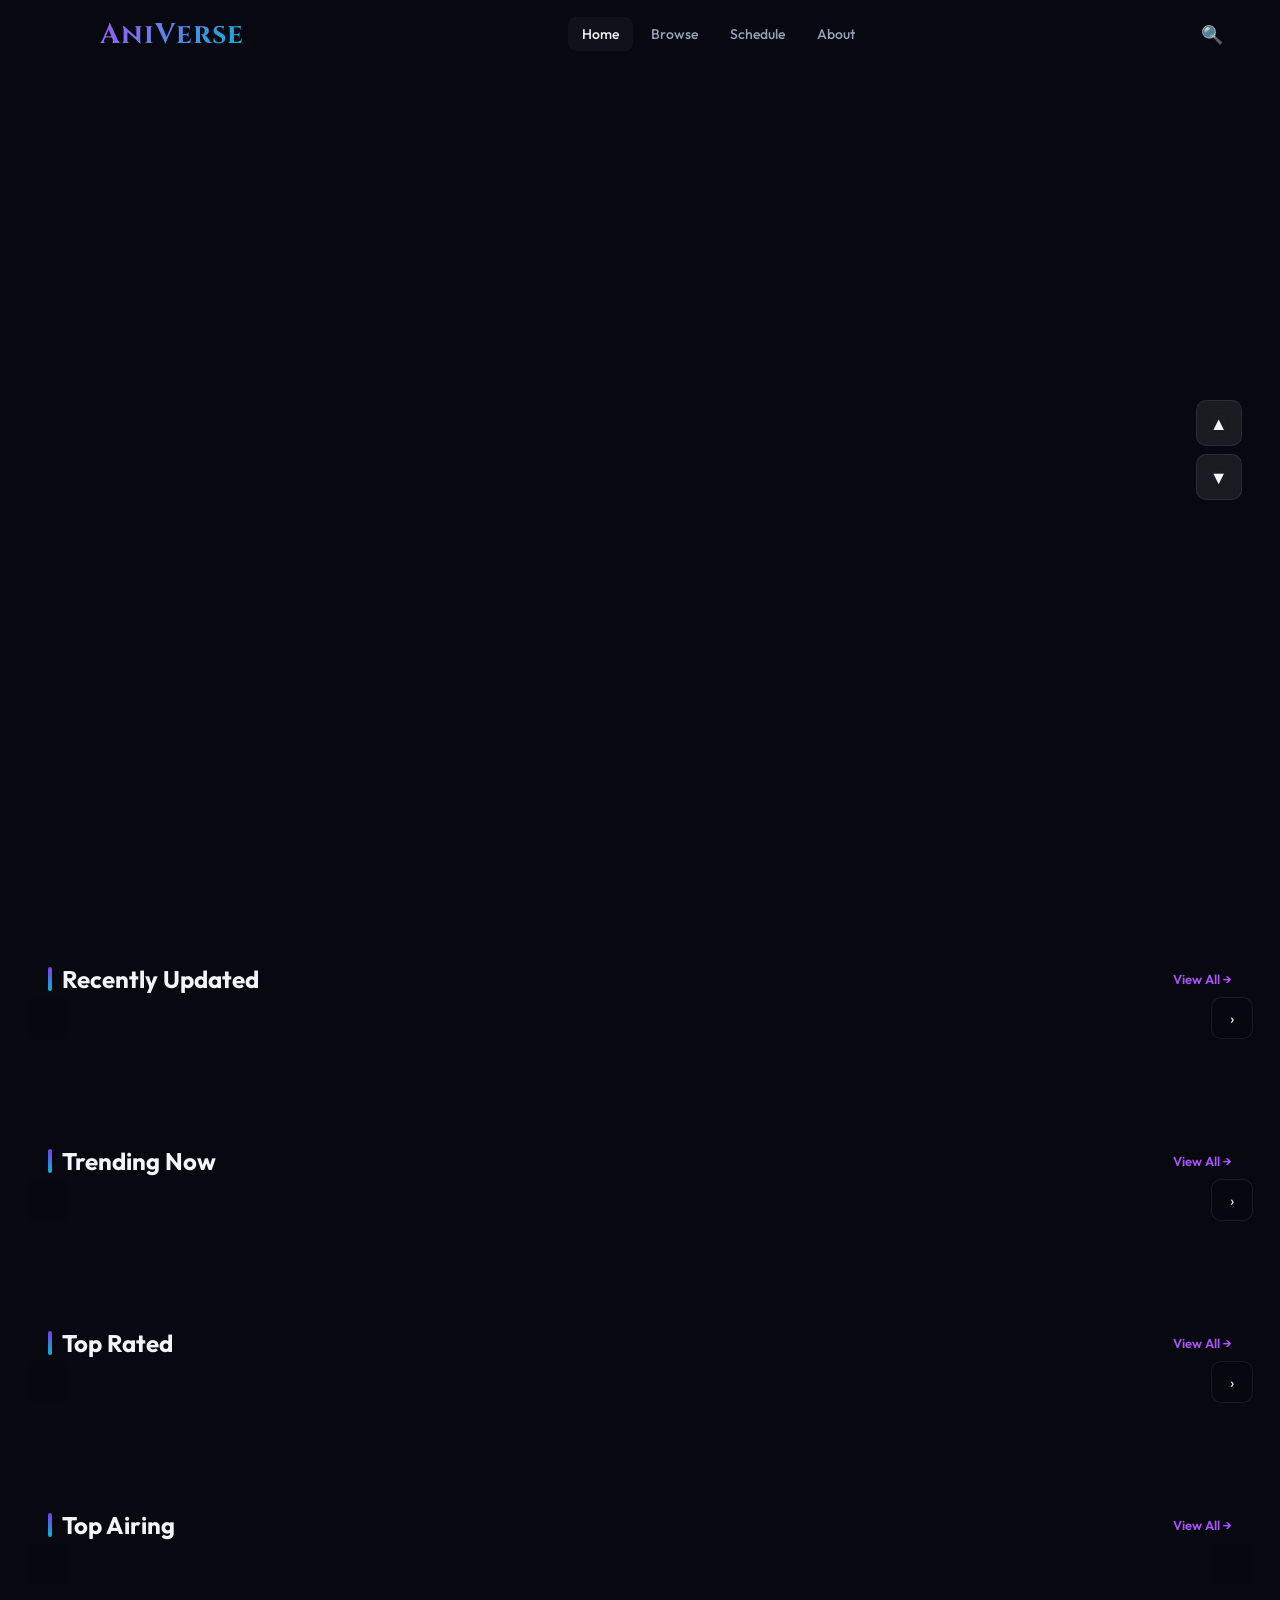
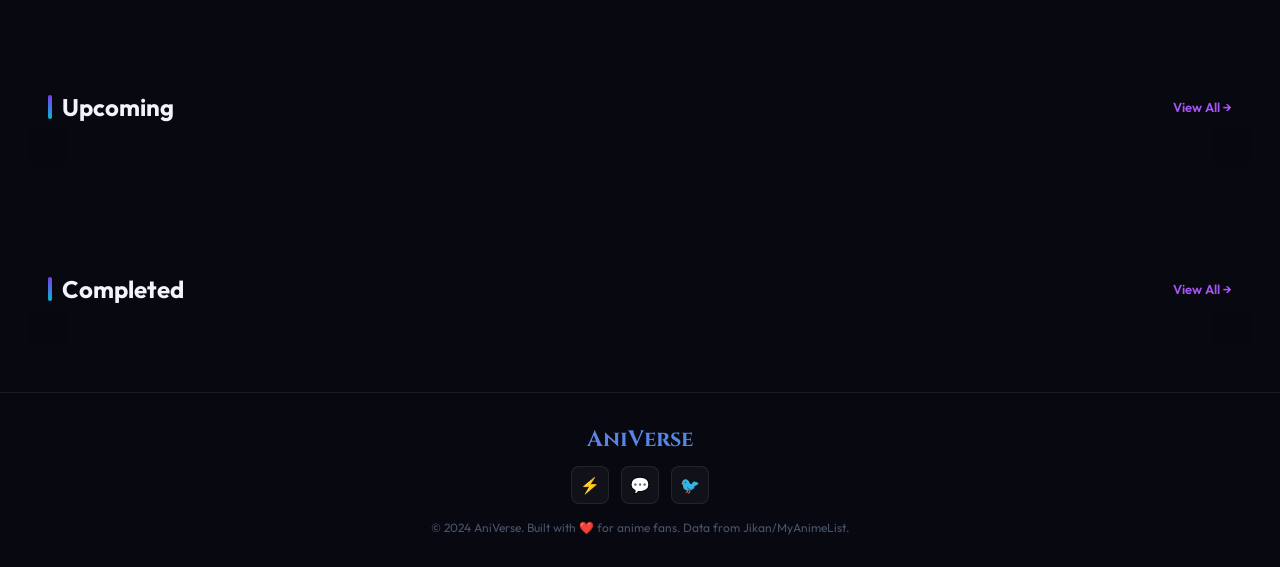
<file: index.html>
<!DOCTYPE html>
<html lang="en">
<head>
<meta charset="UTF-8">
<meta name="viewport" content="width=device-width, initial-scale=1.0">
<title>AniVerse - Watch Anime Online Free</title>
<meta name="description" content="Watch anime online free in HD. Stream the latest anime episodes with sub and dub options.">
<meta property="og:title" content="AniVerse - Watch Anime Online Free">
<meta property="og:description" content="Watch anime online free in HD. Stream the latest anime episodes.">
<meta property="og:type" content="website">
<link rel="preconnect" href="https://fonts.googleapis.com">
<link href="https://fonts.googleapis.com/css2?family=Outfit:wght@300;400;500;600;700;800;900&family=Cinzel:wght@400;700&display=swap" rel="stylesheet">
<style>
/* ===== CSS VARIABLES ===== */
:root {
  --bg-primary: #080810;
  --bg-secondary: #0d0d1a;
  --bg-card: rgba(255,255,255,0.04);
  --bg-card-hover: rgba(255,255,255,0.08);
  --accent: #7c3aed;
  --accent-bright: #a855f7;
  --accent-glow: rgba(124,58,237,0.4);
  --accent-2: #06b6d4;
  --text-primary: #f1f5f9;
  --text-secondary: #94a3b8;
  --text-muted: #475569;
  --border: rgba(255,255,255,0.08);
  --border-accent: rgba(124,58,237,0.3);
  --radius: 12px;
  --radius-lg: 20px;
  --shadow-card: 0 8px 32px rgba(0,0,0,0.4);
  --shadow-glow: 0 0 30px rgba(124,58,237,0.3);
  --header-h: 68px;
  --transition: 0.3s cubic-bezier(0.4,0,0.2,1);
}

/* ===== RESET ===== */
*,*::before,*::after{box-sizing:border-box;margin:0;padding:0}
html{scroll-behavior:smooth;overflow-x:hidden}
body{font-family:'Outfit',sans-serif;background:var(--bg-primary);color:var(--text-primary);overflow-x:hidden;min-height:100vh}
img{max-width:100%;display:block}
a{text-decoration:none;color:inherit}
button{cursor:pointer;border:none;background:none;font-family:inherit}
ul{list-style:none}

/* ===== SCROLLBAR ===== */
::-webkit-scrollbar{width:6px;height:6px}
::-webkit-scrollbar-track{background:var(--bg-secondary)}
::-webkit-scrollbar-thumb{background:var(--accent);border-radius:3px}

/* ===== SKELETON ===== */
.skeleton{background:linear-gradient(90deg,rgba(255,255,255,0.05) 25%,rgba(255,255,255,0.1) 50%,rgba(255,255,255,0.05) 75%);background-size:200% 100%;animation:shimmer 1.5s infinite;border-radius:var(--radius)}
@keyframes shimmer{0%{background-position:200% 0}100%{background-position:-200% 0}}

/* ===== HEADER ===== */
#header{position:fixed;top:0;left:0;right:0;height:var(--header-h);z-index:1000;display:flex;align-items:center;padding:0 clamp(16px,4vw,48px);gap:16px;transition:background var(--transition),backdrop-filter var(--transition)}
#header.scrolled{background:rgba(8,8,16,0.95);backdrop-filter:blur(20px);border-bottom:1px solid var(--border)}
.header-left{display:flex;align-items:center;gap:12px}
.hamburger{width:40px;height:40px;display:flex;flex-direction:column;justify-content:center;gap:5px;padding:8px;border-radius:8px;transition:background var(--transition)}
.hamburger:hover{background:var(--bg-card)}
.hamburger span{display:block;height:2px;background:var(--text-primary);border-radius:1px;transition:all var(--transition)}
.logo{font-family:'Cinzel',serif;font-size:clamp(20px,3vw,28px);font-weight:700;background:linear-gradient(135deg,#a855f7,#06b6d4);-webkit-background-clip:text;-webkit-text-fill-color:transparent;background-clip:text;letter-spacing:1px}
.header-center{flex:1;display:flex;justify-content:center}
.nav-links{display:flex;align-items:center;gap:4px}
.nav-links a{padding:8px 14px;border-radius:8px;font-size:14px;font-weight:500;color:var(--text-secondary);transition:all var(--transition)}
.nav-links a:hover,.nav-links a.active{color:var(--text-primary);background:var(--bg-card)}
.header-right{display:flex;align-items:center;gap:8px}
.icon-btn{width:40px;height:40px;display:flex;align-items:center;justify-content:center;border-radius:8px;color:var(--text-secondary);transition:all var(--transition);font-size:18px}
.icon-btn:hover{background:var(--bg-card);color:var(--text-primary)}

/* ===== SEARCH OVERLAY ===== */
#search-overlay{position:fixed;inset:0;z-index:2000;background:rgba(8,8,16,0.96);backdrop-filter:blur(20px);display:none;flex-direction:column;align-items:center;padding-top:80px}
#search-overlay.active{display:flex}
.search-box{width:min(680px,90vw);position:relative}
.search-box input{width:100%;padding:18px 56px 18px 56px;background:rgba(255,255,255,0.06);border:1.5px solid var(--border-accent);border-radius:14px;font-size:18px;color:var(--text-primary);font-family:'Outfit',sans-serif;outline:none;transition:border-color var(--transition)}
.search-box input:focus{border-color:var(--accent-bright)}
.search-box input::placeholder{color:var(--text-muted)}
.search-icon-inner{position:absolute;left:18px;top:50%;transform:translateY(-50%);color:var(--text-muted);font-size:20px}
.search-close{position:absolute;right:18px;top:50%;transform:translateY(-50%);color:var(--text-muted);font-size:20px;cursor:pointer;transition:color var(--transition)}
.search-close:hover{color:var(--text-primary)}
#search-results{width:min(680px,90vw);margin-top:12px;background:rgba(13,13,26,0.98);border:1px solid var(--border);border-radius:var(--radius);overflow:hidden;max-height:60vh;overflow-y:auto}
.search-item{display:flex;align-items:center;gap:12px;padding:12px 16px;cursor:pointer;transition:background var(--transition);border-bottom:1px solid var(--border)}
.search-item:hover{background:var(--bg-card)}
.search-item img{width:44px;height:62px;object-fit:cover;border-radius:6px;flex-shrink:0}
.search-item-info h4{font-size:14px;font-weight:600;margin-bottom:4px}
.search-item-info p{font-size:12px;color:var(--text-secondary)}

/* ===== SIDEBAR ===== */
#sidebar{position:fixed;top:0;left:0;height:100vh;width:260px;background:rgba(8,8,16,0.98);backdrop-filter:blur(20px);z-index:1500;transform:translateX(-100%);transition:transform var(--transition);border-right:1px solid var(--border);padding-top:var(--header-h)}
#sidebar.open{transform:translateX(0)}
#sidebar-overlay{position:fixed;inset:0;background:rgba(0,0,0,0.6);z-index:1400;display:none}
#sidebar-overlay.active{display:block}
.sidebar-nav{padding:24px 16px}
.sidebar-nav a{display:flex;align-items:center;gap:12px;padding:12px 16px;border-radius:10px;color:var(--text-secondary);font-weight:500;margin-bottom:4px;transition:all var(--transition)}
.sidebar-nav a:hover{background:var(--bg-card);color:var(--text-primary)}
.sidebar-nav a span{font-size:18px}

/* ===== HERO SLIDER ===== */
#hero{position:relative;width:100%;height:100vh;min-height:560px;max-height:900px;overflow:hidden;margin-top:0}
.hero-track{display:flex;height:100%;transition:transform 0.8s cubic-bezier(0.77,0,0.175,1)}
.hero-slide{position:relative;min-width:100%;height:100%;overflow:hidden;flex-shrink:0}
.hero-bg{position:absolute;inset:0;background-size:cover;background-position:center top;transition:transform 8s ease}
.hero-slide.active .hero-bg{transform:scale(1.05)}
.hero-overlay{position:absolute;inset:0;background:linear-gradient(90deg,rgba(8,8,16,0.95) 0%,rgba(8,8,16,0.6) 50%,transparent 100%),linear-gradient(0deg,rgba(8,8,16,0.9) 0%,transparent 50%)}
.hero-content{position:absolute;bottom:0;left:0;right:0;padding:clamp(24px,5vw,80px);padding-top:var(--header-h);display:flex;flex-direction:column;justify-content:flex-end;height:100%}
.hero-meta{display:flex;align-items:center;gap:10px;margin-bottom:16px;flex-wrap:wrap}
.hero-badge{padding:4px 12px;border-radius:100px;font-size:11px;font-weight:700;letter-spacing:0.5px;text-transform:uppercase}
.badge-score{background:linear-gradient(135deg,#f59e0b,#ef4444);color:#fff}
.badge-type{background:var(--accent);color:#fff}
.badge-ep{background:rgba(255,255,255,0.1);color:var(--text-secondary);border:1px solid var(--border)}
.hero-title{font-size:clamp(28px,5vw,72px);font-weight:800;line-height:1.1;margin-bottom:12px;max-width:700px;opacity:0;transform:translateY(30px);transition:all 0.6s ease 0.2s}
.hero-slide.active .hero-title{opacity:1;transform:translateY(0)}
.hero-genres{display:flex;gap:8px;flex-wrap:wrap;margin-bottom:16px;opacity:0;transition:opacity 0.6s ease 0.35s}
.hero-slide.active .hero-genres{opacity:1}
.genre-pill{padding:4px 12px;background:rgba(255,255,255,0.08);border:1px solid var(--border);border-radius:100px;font-size:12px;color:var(--text-secondary)}
.hero-synopsis{font-size:clamp(13px,1.5vw,15px);color:var(--text-secondary);max-width:560px;line-height:1.7;margin-bottom:28px;display:-webkit-box;-webkit-line-clamp:3;-webkit-box-orient:vertical;overflow:hidden;opacity:0;transform:translateY(20px);transition:all 0.6s ease 0.45s}
.hero-slide.active .hero-synopsis{opacity:1;transform:translateY(0)}
.hero-actions{display:flex;gap:12px;flex-wrap:wrap;opacity:0;transition:opacity 0.6s ease 0.55s}
.hero-slide.active .hero-actions{opacity:1}
.btn-watch{display:flex;align-items:center;gap:8px;padding:14px 28px;background:linear-gradient(135deg,var(--accent),var(--accent-bright));color:#fff;border-radius:10px;font-weight:700;font-size:15px;transition:all var(--transition);box-shadow:0 4px 20px var(--accent-glow)}
.btn-watch:hover{transform:translateY(-2px);box-shadow:0 8px 30px var(--accent-glow)}
.btn-details{display:flex;align-items:center;gap:8px;padding:14px 28px;background:rgba(255,255,255,0.1);backdrop-filter:blur(10px);color:#fff;border-radius:10px;font-weight:600;font-size:15px;border:1px solid rgba(255,255,255,0.15);transition:all var(--transition)}
.btn-details:hover{background:rgba(255,255,255,0.18)}
.hero-arrows{position:absolute;right:clamp(16px,3vw,40px);bottom:50%;transform:translateY(50%);display:flex;flex-direction:column;gap:8px;z-index:10}
.hero-arrow{width:46px;height:46px;background:rgba(255,255,255,0.08);backdrop-filter:blur(10px);border:1px solid var(--border);border-radius:10px;display:flex;align-items:center;justify-content:center;color:var(--text-primary);font-size:18px;cursor:pointer;transition:all var(--transition)}
.hero-arrow:hover{background:var(--accent);border-color:var(--accent)}
.hero-progress{position:absolute;bottom:0;left:0;height:3px;background:linear-gradient(90deg,var(--accent),var(--accent-2));transition:width 0.1s linear}

/* ===== MAIN CONTENT ===== */
main{padding-top:0}
.section{padding:clamp(32px,5vw,64px) clamp(16px,4vw,48px)}
.section-header{display:flex;align-items:center;justify-content:space-between;margin-bottom:24px}
.section-title{font-size:clamp(18px,2.5vw,24px);font-weight:700;display:flex;align-items:center;gap:10px}
.section-title::before{content:'';width:4px;height:24px;background:linear-gradient(180deg,var(--accent),var(--accent-2));border-radius:2px;display:block}
.section-link{font-size:13px;color:var(--accent-bright);font-weight:600;transition:opacity var(--transition)}
.section-link:hover{opacity:0.7}

/* ===== SLIDER WIDGET ===== */
.slider-container{position:relative}
.slider-track-wrap{overflow:hidden;position:relative}
.slider-track{display:flex;gap:12px;transition:transform 0.5s cubic-bezier(0.4,0,0.2,1);will-change:transform}
.slider-btn{position:absolute;top:50%;transform:translateY(-50%);z-index:10;width:42px;height:42px;background:rgba(8,8,16,0.9);backdrop-filter:blur(10px);border:1px solid var(--border);border-radius:10px;display:flex;align-items:center;justify-content:center;color:var(--text-primary);font-size:16px;cursor:pointer;transition:all var(--transition)}
.slider-btn:hover{background:var(--accent);border-color:var(--accent);box-shadow:var(--shadow-glow)}
.slider-btn.prev{left:-21px}
.slider-btn.next{right:-21px}
.slider-btn:disabled{opacity:0.3;cursor:not-allowed}

/* ===== ANIME CARD ===== */
.anime-card{flex-shrink:0;width:clamp(140px,14vw,180px);cursor:pointer;position:relative;border-radius:var(--radius);overflow:hidden;background:var(--bg-card);border:1px solid var(--border);transition:all var(--transition);transform:translateZ(0)}
.anime-card:hover{transform:translateY(-6px) scale(1.02);border-color:var(--border-accent);box-shadow:var(--shadow-card),var(--shadow-glow)}
.card-poster{width:100%;aspect-ratio:3/4;object-fit:cover;display:block;transition:transform var(--transition)}
.anime-card:hover .card-poster{transform:scale(1.05)}
.card-poster-wrap{position:relative;overflow:hidden}
.card-badges{position:absolute;top:8px;left:8px;display:flex;flex-direction:column;gap:4px}
.card-badge{padding:2px 7px;border-radius:5px;font-size:10px;font-weight:700;letter-spacing:0.3px}
.card-badge.score{background:linear-gradient(135deg,#f59e0b,#ef4444);color:#fff}
.card-badge.hd{background:rgba(6,182,212,0.9);color:#fff}
.card-badge.ep{background:rgba(0,0,0,0.8);color:var(--text-secondary);border:1px solid rgba(255,255,255,0.1)}
.card-type-badge{position:absolute;top:8px;right:8px;padding:2px 7px;border-radius:5px;font-size:10px;font-weight:700;background:var(--accent);color:#fff}
.card-overlay{position:absolute;inset:0;background:linear-gradient(0deg,rgba(8,8,16,0.95) 0%,transparent 50%);opacity:0;transition:opacity var(--transition);display:flex;align-items:flex-end;padding:12px}
.anime-card:hover .card-overlay{opacity:1}
.card-play{width:36px;height:36px;background:var(--accent);border-radius:50%;display:flex;align-items:center;justify-content:center;margin:0 auto 8px;font-size:14px;flex-shrink:0}
.card-info{padding:10px}
.card-title{font-size:12px;font-weight:600;color:var(--text-primary);line-height:1.4;display:-webkit-box;-webkit-line-clamp:2;-webkit-box-orient:vertical;overflow:hidden}
.card-sub-info{font-size:11px;color:var(--text-muted);margin-top:4px}
.card-skeleton{flex-shrink:0;width:clamp(140px,14vw,180px)}
.card-skeleton .poster-skel{aspect-ratio:3/4;border-radius:var(--radius) var(--radius) 0 0}
.card-skeleton .title-skel{height:12px;margin:10px 10px 6px;border-radius:4px}
.card-skeleton .sub-skel{height:10px;margin:0 10px 10px;width:60%;border-radius:4px}

/* ===== FOOTER ===== */
footer{border-top:1px solid var(--border);padding:32px clamp(16px,4vw,48px);text-align:center}
.footer-logo{font-family:'Cinzel',serif;font-size:22px;font-weight:700;background:linear-gradient(135deg,#a855f7,#06b6d4);-webkit-background-clip:text;-webkit-text-fill-color:transparent;background-clip:text;margin-bottom:12px}
.footer-socials{display:flex;justify-content:center;gap:12px;margin-bottom:16px}
.social-btn{width:38px;height:38px;background:var(--bg-card);border:1px solid var(--border);border-radius:8px;display:flex;align-items:center;justify-content:center;color:var(--text-secondary);font-size:16px;transition:all var(--transition)}
.social-btn:hover{background:var(--accent);color:#fff;border-color:var(--accent)}
.footer-copy{font-size:12px;color:var(--text-muted)}

/* ===== MOBILE NAV ===== */
@media(max-width:768px){
  .nav-links{display:none}
  .hero-arrows{display:none}
  #hero{height:100svh;min-height:480px}
  .hero-content{padding:16px;padding-top:var(--header-h)}
  .slider-btn.prev{left:-10px}
  .slider-btn.next{right:-10px}
}
@media(max-width:480px){
  .anime-card{width:clamp(120px,42vw,155px)}
  .card-skeleton{width:clamp(120px,42vw,155px)}
}

/* ===== ANIMATIONS ===== */
@keyframes fadeIn{from{opacity:0;transform:translateY(20px)}to{opacity:1;transform:translateY(0)}}
.fade-in{animation:fadeIn 0.5s ease forwards}
@keyframes pulse{0%,100%{opacity:1}50%{opacity:0.5}}
</style>
</head>
<body>

<!-- ===== HEADER ===== -->
<header id="header">
  <div class="header-left">
    <button class="hamburger" id="hamburger-btn" aria-label="Menu">
      <span></span><span></span><span></span>
    </button>
    <a href="index.html" class="logo">AniVerse</a>
  </div>
  <div class="header-center">
    <nav class="nav-links">
      <a href="index.html" class="active">Home</a>
      <a href="search.html">Browse</a>
      <a href="schedule.html">Schedule</a>
      <a href="creator.html">About</a>
    </nav>
  </div>
  <div class="header-right">
    <button class="icon-btn" id="search-btn" aria-label="Search">🔍</button>
  </div>
</header>

<!-- ===== SIDEBAR ===== -->
<div id="sidebar-overlay"></div>
<nav id="sidebar">
  <div class="sidebar-nav">
    <a href="index.html"><span>🏠</span> Home</a>
    <a href="search.html"><span>🔍</span> Browse</a>
    <a href="schedule.html"><span>📅</span> Schedule</a>
    <a href="search.html?type=movie"><span>🎬</span> Movies</a>
    <a href="search.html?status=airing"><span>📺</span> Airing</a>
    <a href="creator.html"><span>👤</span> About</a>
  </div>
</nav>

<!-- ===== SEARCH OVERLAY ===== -->
<div id="search-overlay">
  <div class="search-box">
    <span class="search-icon-inner">🔍</span>
    <input type="text" id="search-input" placeholder="Search anime..." autocomplete="off">
    <span class="search-close" id="search-close">✕</span>
  </div>
  <div id="search-results"></div>
</div>

<!-- ===== HERO SLIDER ===== -->
<section id="hero">
  <div class="hero-track" id="hero-track"></div>
  <div class="hero-arrows">
    <button class="hero-arrow" id="hero-prev">▲</button>
    <button class="hero-arrow" id="hero-next">▼</button>
  </div>
  <!-- hero dots removed -->
  <div class="hero-progress" id="hero-progress"></div>
</section>

<!-- ===== MAIN ===== -->
<main>
  <!-- Recently Updated -->
  <section class="section" id="sec-recent">
    <div class="section-header">
      <h2 class="section-title">Recently Updated</h2>
      <a href="search.html?sort=recent" class="section-link">View All →</a>
    </div>
    <div class="slider-container">
      <button class="slider-btn prev" data-target="recent">‹</button>
      <div class="slider-track-wrap">
        <div class="slider-track" id="track-recent"></div>
      </div>
      <button class="slider-btn next" data-target="recent">›</button>
    </div>
  </section>

  <!-- Trending Now -->
  <section class="section" id="sec-trending">
    <div class="section-header">
      <h2 class="section-title">Trending Now</h2>
      <a href="search.html?sort=bypopularity" class="section-link">View All →</a>
    </div>
    <div class="slider-container">
      <button class="slider-btn prev" data-target="trending">‹</button>
      <div class="slider-track-wrap">
        <div class="slider-track" id="track-trending"></div>
      </div>
      <button class="slider-btn next" data-target="trending">›</button>
    </div>
  </section>

  <!-- Top Rated -->
  <section class="section" id="sec-toprated">
    <div class="section-header">
      <h2 class="section-title">Top Rated</h2>
      <a href="search.html?sort=score" class="section-link">View All →</a>
    </div>
    <div class="slider-container">
      <button class="slider-btn prev" data-target="toprated">‹</button>
      <div class="slider-track-wrap">
        <div class="slider-track" id="track-toprated"></div>
      </div>
      <button class="slider-btn next" data-target="toprated">›</button>
    </div>
  </section>

  <!-- Top Airing -->
  <section class="section" id="sec-airing">
    <div class="section-header">
      <h2 class="section-title">Top Airing</h2>
      <a href="search.html?status=airing" class="section-link">View All →</a>
    </div>
    <div class="slider-container">
      <button class="slider-btn prev" data-target="airing">‹</button>
      <div class="slider-track-wrap">
        <div class="slider-track" id="track-airing"></div>
      </div>
      <button class="slider-btn next" data-target="airing">›</button>
    </div>
  </section>

  <!-- Upcoming -->
  <section class="section" id="sec-upcoming">
    <div class="section-header">
      <h2 class="section-title">Upcoming</h2>
      <a href="search.html?status=upcoming" class="section-link">View All →</a>
    </div>
    <div class="slider-container">
      <button class="slider-btn prev" data-target="upcoming">‹</button>
      <div class="slider-track-wrap">
        <div class="slider-track" id="track-upcoming"></div>
      </div>
      <button class="slider-btn next" data-target="upcoming">›</button>
    </div>
  </section>

  <!-- Completed -->
  <section class="section" id="sec-completed">
    <div class="section-header">
      <h2 class="section-title">Completed</h2>
      <a href="search.html?status=complete" class="section-link">View All →</a>
    </div>
    <div class="slider-container">
      <button class="slider-btn prev" data-target="completed">‹</button>
      <div class="slider-track-wrap">
        <div class="slider-track" id="track-completed"></div>
      </div>
      <button class="slider-btn next" data-target="completed">›</button>
    </div>
  </section>
</main>

<!-- ===== FOOTER ===== -->
<footer>
  <div class="footer-logo">AniVerse</div>
  <div class="footer-socials">
    <a href="creator.html" class="social-btn" title="GitHub">⚡</a>
    <a href="#" class="social-btn" title="Discord">💬</a>
    <a href="#" class="social-btn" title="Twitter">🐦</a>
  </div>
  <p class="footer-copy">© 2024 AniVerse. Built with ❤️ for anime fans. Data from Jikan/MyAnimeList.</p>
</footer>

<script>
/* ===== CONFIG ===== */
const API = 'https://api.jikan.moe/v4';
const CACHE_TTL = 10 * 60 * 1000; // 10 min
const RATE_DELAY = 400; // ms between requests

/* ===== CACHE ===== */
const cache = {
  get(key) {
    try {
      const item = localStorage.getItem('av_' + key);
      if (!item) return null;
      const { data, ts } = JSON.parse(item);
      if (Date.now() - ts > CACHE_TTL) { localStorage.removeItem('av_' + key); return null; }
      return data;
    } catch { return null; }
  },
  set(key, data) {
    try { localStorage.setItem('av_' + key, JSON.stringify({ data, ts: Date.now() })); } catch {}
  }
};

/* ===== FETCH WITH RETRY ===== */
async function apiFetch(endpoint, retries = 3) {
  const cached = cache.get(endpoint);
  if (cached) return cached;
  for (let i = 0; i < retries; i++) {
    try {
      const ctrl = new AbortController();
      const timeout = setTimeout(() => ctrl.abort(), 10000);
      const res = await fetch(API + endpoint, { signal: ctrl.signal });
      clearTimeout(timeout);
      if (!res.ok) throw new Error('HTTP ' + res.status);
      const json = await res.json();
      if (json && json.data) { cache.set(endpoint, json); return json; }
    } catch (e) {
      if (i < retries - 1) await sleep(1000 * (i + 1));
    }
  }
  return null;
}

function sleep(ms) { return new Promise(r => setTimeout(r, ms)); }

/* ===== SLIDER STATE ===== */
const sliders = {};

function initSlider(id, track) {
  if (sliders[id]) return;
  const wrap = track.parentElement;
  let pos = 0;
  let isDragging = false, startX = 0, scrollLeft = 0;

  function clampPos() {
    const maxPos = Math.max(0, track.scrollWidth - wrap.clientWidth);
    pos = Math.max(0, Math.min(pos, maxPos));
  }

  function applyPos() {
    track.style.transform = `translateX(${-pos}px)`;
    updateBtns();
  }

  function updateBtns() {
    const maxPos = Math.max(0, track.scrollWidth - wrap.clientWidth);
    const prevBtn = document.querySelector(`.slider-btn.prev[data-target="${id}"]`);
    const nextBtn = document.querySelector(`.slider-btn.next[data-target="${id}"]`);
    if (prevBtn) prevBtn.disabled = pos <= 0;
    if (nextBtn) nextBtn.disabled = pos >= maxPos - 1;
  }

  function slide(dir) {
    const cardW = (track.firstElementChild?.offsetWidth || 160) + 12;
    const visible = Math.floor(wrap.clientWidth / cardW);
    pos += dir * cardW * Math.max(1, visible - 1);
    clampPos(); applyPos();
  }

  // Arrow buttons
  document.querySelector(`.slider-btn.prev[data-target="${id}"]`)?.addEventListener('click', () => slide(-1));
  document.querySelector(`.slider-btn.next[data-target="${id}"]`)?.addEventListener('click', () => slide(1));

  // Drag scroll
  track.addEventListener('mousedown', e => { isDragging = true; startX = e.pageX; scrollLeft = pos; track.style.transition = 'none'; });
  window.addEventListener('mousemove', e => {
    if (!isDragging) return;
    pos = scrollLeft - (e.pageX - startX);
    clampPos(); track.style.transform = `translateX(${-pos}px)`;
  });
  window.addEventListener('mouseup', () => { if (!isDragging) return; isDragging = false; track.style.transition = ''; applyPos(); });

  // Touch
  let touchStart = 0;
  track.addEventListener('touchstart', e => { touchStart = e.touches[0].clientX; scrollLeft = pos; track.style.transition = 'none'; }, { passive: true });
  track.addEventListener('touchmove', e => { pos = scrollLeft - (e.touches[0].clientX - touchStart); clampPos(); track.style.transform = `translateX(${-pos}px)`; }, { passive: true });
  track.addEventListener('touchend', () => { track.style.transition = ''; applyPos(); }, { passive: true });

  // Wheel
  wrap.addEventListener('wheel', e => { if (Math.abs(e.deltaX) > Math.abs(e.deltaY)) { e.preventDefault(); pos += e.deltaX; clampPos(); applyPos(); } }, { passive: false });

  sliders[id] = { slide, updateBtns };
  updateBtns();
}

/* ===== RENDER CARD ===== */
function renderCard(anime) {
  if (!anime) return '';
  const id = anime.mal_id;
  const title = anime.title || anime.title_english || 'Unknown';
  const img = anime.images?.jpg?.large_image_url || anime.images?.jpg?.image_url || '';
  const score = anime.score ? anime.score.toFixed(1) : null;
  const eps = anime.episodes;
  const type = anime.type || '';
  return `<div class="anime-card" onclick="location.href='anime.html?id=${id}'">
    <div class="card-poster-wrap">
      <img class="card-poster" src="${img}" alt="${title}" loading="lazy" onerror="this.src='data:image/svg+xml,%3Csvg xmlns=%22http://www.w3.org/2000/svg%22 width=%22160%22 height=%22220%22%3E%3Crect fill=%22%230d0d1a%22 width=%22160%22 height=%22220%22/%3E%3C/svg%3E'">
      <div class="card-badges">
        ${score ? `<span class="card-badge score">★ ${score}</span>` : ''}
        <span class="card-badge hd">HD</span>
        ${eps ? `<span class="card-badge ep">EP ${eps}</span>` : ''}
      </div>
      ${type ? `<span class="card-type-badge">${type}</span>` : ''}
      <div class="card-overlay"><div class="card-play">▶</div></div>
    </div>
    <div class="card-info">
      <div class="card-title">${title}</div>
      <div class="card-sub-info">${type}${eps ? ' · ' + eps + ' eps' : ''}</div>
    </div>
  </div>`;
}

function renderSkeletons(track, count = 12) {
  track.innerHTML = Array(count).fill(0).map(() =>
    `<div class="card-skeleton"><div class="skeleton poster-skel"></div><div class="skeleton title-skel"></div><div class="skeleton sub-skel"></div></div>`
  ).join('');
}

async function loadTrack(id, endpoint) {
  const track = document.getElementById('track-' + id);
  if (!track) return;
  renderSkeletons(track);
  const data = await apiFetch(endpoint);
  const items = data?.data;
  if (!items || items.length === 0) {
    track.innerHTML = `<p style="color:var(--text-muted);padding:20px">Could not load content.</p>`;
    return;
  }
  track.innerHTML = items.slice(0, 20).map(renderCard).join('');
  initSlider(id, track);
}

/* ===== HERO SLIDER ===== */
let heroIndex = 0, heroTotal = 0, heroTimer = null, heroProgress = 0, heroProgressTimer = null;

function renderHeroSlides(items) {
  const track = document.getElementById('hero-track');
  heroTotal = Math.min(items.length, 12);

  track.innerHTML = items.slice(0, heroTotal).map((a, i) => {
    const id = a.mal_id;
    const title = a.title || '';
    const synopsis = (a.synopsis || '').replace(/\[.*?\]/g, '').slice(0, 220) + (a.synopsis?.length > 220 ? '...' : '');
    const score = a.score ? a.score.toFixed(1) : null;
    const type = a.type || 'TV';
    const eps = a.episodes;
    const genres = (a.genres || []).slice(0, 3).map(g => g.name);
    const banner = a.images?.jpg?.large_image_url || a.images?.jpg?.image_url || '';
    return `<div class="hero-slide${i === 0 ? ' active' : ''}" data-index="${i}">
      <div class="hero-bg" style="background-image:url('${banner}')"></div>
      <div class="hero-overlay"></div>
      <div class="hero-content">
        <div class="hero-meta">
          ${score ? `<span class="hero-badge badge-score">★ ${score}</span>` : ''}
          <span class="hero-badge badge-type">${type}</span>
          ${eps ? `<span class="hero-badge badge-ep">${eps} Episodes</span>` : ''}
        </div>
        <h1 class="hero-title">${title}</h1>
        <div class="hero-genres">${genres.map(g => `<span class="genre-pill">${g}</span>`).join('')}</div>
        <p class="hero-synopsis">${synopsis}</p>
        <div class="hero-actions">
          <a href="watch.html?id=${id}&ep=1" class="btn-watch">▶ Watch Now</a>
          <a href="anime.html?id=${id}" class="btn-details">ℹ Details</a>
        </div>
      </div>
    </div>`;
  }).join('');

  startHeroAuto();
}

function goHero(idx) {
  const slides = document.querySelectorAll('.hero-slide');
  if (!slides.length) return;
  slides[heroIndex]?.classList.remove('active');
  heroIndex = ((idx % heroTotal) + heroTotal) % heroTotal;
  slides[heroIndex]?.classList.add('active');
  const track = document.getElementById('hero-track');
  track.style.transform = `translateX(-${heroIndex * 100}%)`;
  resetHeroProgress();
}

function resetHeroProgress() {
  clearInterval(heroProgressTimer);
  heroProgress = 0;
  const bar = document.getElementById('hero-progress');
  if (bar) bar.style.width = '0%';
  heroProgressTimer = setInterval(() => {
    heroProgress += 100 / 50;
    if (bar) bar.style.width = Math.min(heroProgress, 100) + '%';
    if (heroProgress >= 100) { clearInterval(heroProgressTimer); }
  }, 100);
}

function startHeroAuto() {
  clearInterval(heroTimer);
  resetHeroProgress();
  heroTimer = setInterval(() => goHero(heroIndex + 1), 5000);
}

document.getElementById('hero-prev')?.addEventListener('click', () => { goHero(heroIndex - 1); startHeroAuto(); });
document.getElementById('hero-next')?.addEventListener('click', () => { goHero(heroIndex + 1); startHeroAuto(); });

// Touch swipe hero
let heroTouchX = 0;
document.getElementById('hero')?.addEventListener('touchstart', e => { heroTouchX = e.touches[0].clientX; }, { passive: true });
document.getElementById('hero')?.addEventListener('touchend', e => {
  const dx = e.changedTouches[0].clientX - heroTouchX;
  if (Math.abs(dx) > 50) { goHero(heroIndex + (dx < 0 ? 1 : -1)); startHeroAuto(); }
}, { passive: true });

/* ===== SEARCH ===== */
const searchOverlay = document.getElementById('search-overlay');
const searchInput = document.getElementById('search-input');
const searchResults = document.getElementById('search-results');

document.getElementById('search-btn')?.addEventListener('click', () => {
  searchOverlay.classList.add('active');
  searchInput.focus();
});
document.getElementById('search-close')?.addEventListener('click', closeSearch);
searchOverlay?.addEventListener('click', e => { if (e.target === searchOverlay) closeSearch(); });
function closeSearch() { searchOverlay.classList.remove('active'); searchResults.innerHTML = ''; searchInput.value = ''; }

let searchTimer;
searchInput?.addEventListener('input', () => {
  clearTimeout(searchTimer);
  const q = searchInput.value.trim();
  if (!q) { searchResults.innerHTML = ''; return; }
  searchTimer = setTimeout(() => doSearch(q), 400);
});

async function doSearch(q) {
  searchResults.innerHTML = '<p style="padding:16px;color:var(--text-muted)">Searching...</p>';
  const data = await apiFetch(`/anime?q=${encodeURIComponent(q)}&limit=8&sfw=true`);
  const items = data?.data;
  if (!items?.length) { searchResults.innerHTML = '<p style="padding:16px;color:var(--text-muted)">No results found.</p>'; return; }
  searchResults.innerHTML = items.map(a => `
    <div class="search-item" onclick="location.href='anime.html?id=${a.mal_id}';closeSearch()">
      <img src="${a.images?.jpg?.image_url || ''}" alt="${a.title}" loading="lazy">
      <div class="search-item-info">
        <h4>${a.title}</h4>
        <p>${a.type || ''} · ${a.episodes ? a.episodes + ' eps' : 'Ongoing'} · ${a.score ? '★' + a.score : 'N/A'}</p>
      </div>
    </div>`).join('');
}

document.addEventListener('keydown', e => { if (e.key === 'Escape') closeSearch(); });

/* ===== SIDEBAR ===== */
const sidebar = document.getElementById('sidebar');
const sidebarOverlay = document.getElementById('sidebar-overlay');
document.getElementById('hamburger-btn')?.addEventListener('click', () => {
  sidebar.classList.add('open'); sidebarOverlay.classList.add('active');
});
sidebarOverlay?.addEventListener('click', () => { sidebar.classList.remove('open'); sidebarOverlay.classList.remove('active'); });

/* ===== HEADER SCROLL ===== */
window.addEventListener('scroll', () => {
  document.getElementById('header').classList.toggle('scrolled', window.scrollY > 50);
}, { passive: true });

/* ===== INIT ALL ===== */
async function init() {
  // Load hero + all sections in parallel with rate limiting
  const heroData = await apiFetch('/top/anime?filter=bypopularity&limit=12');
  if (heroData?.data?.length) renderHeroSlides(heroData.data);

  const sections = [
    { id: 'recent',    url: '/top/anime?filter=airing&limit=20&page=1' },
    { id: 'trending',  url: '/top/anime?filter=bypopularity&limit=20&page=1' },
    { id: 'toprated',  url: '/top/anime?filter=byviewed&limit=20&page=1' },
    { id: 'airing',    url: '/top/anime?filter=airing&limit=20&page=2' },
    { id: 'upcoming',  url: '/top/anime?filter=upcoming&limit=20&page=1' },
    { id: 'completed', url: '/anime?status=complete&order_by=score&sort=desc&limit=20&sfw=true' },
  ];

  // Load with stagger to avoid rate limiting
  for (const sec of sections) {
    loadTrack(sec.id, sec.url);
    await sleep(RATE_DELAY);
  }
}

init();

// Resize handler
let resizeTimer;
window.addEventListener('resize', () => {
  clearTimeout(resizeTimer);
  resizeTimer = setTimeout(() => {
    Object.keys(sliders).forEach(id => sliders[id]?.updateBtns?.());
  }, 200);
}, { passive: true });
</script>
</body>
</html>
</file>
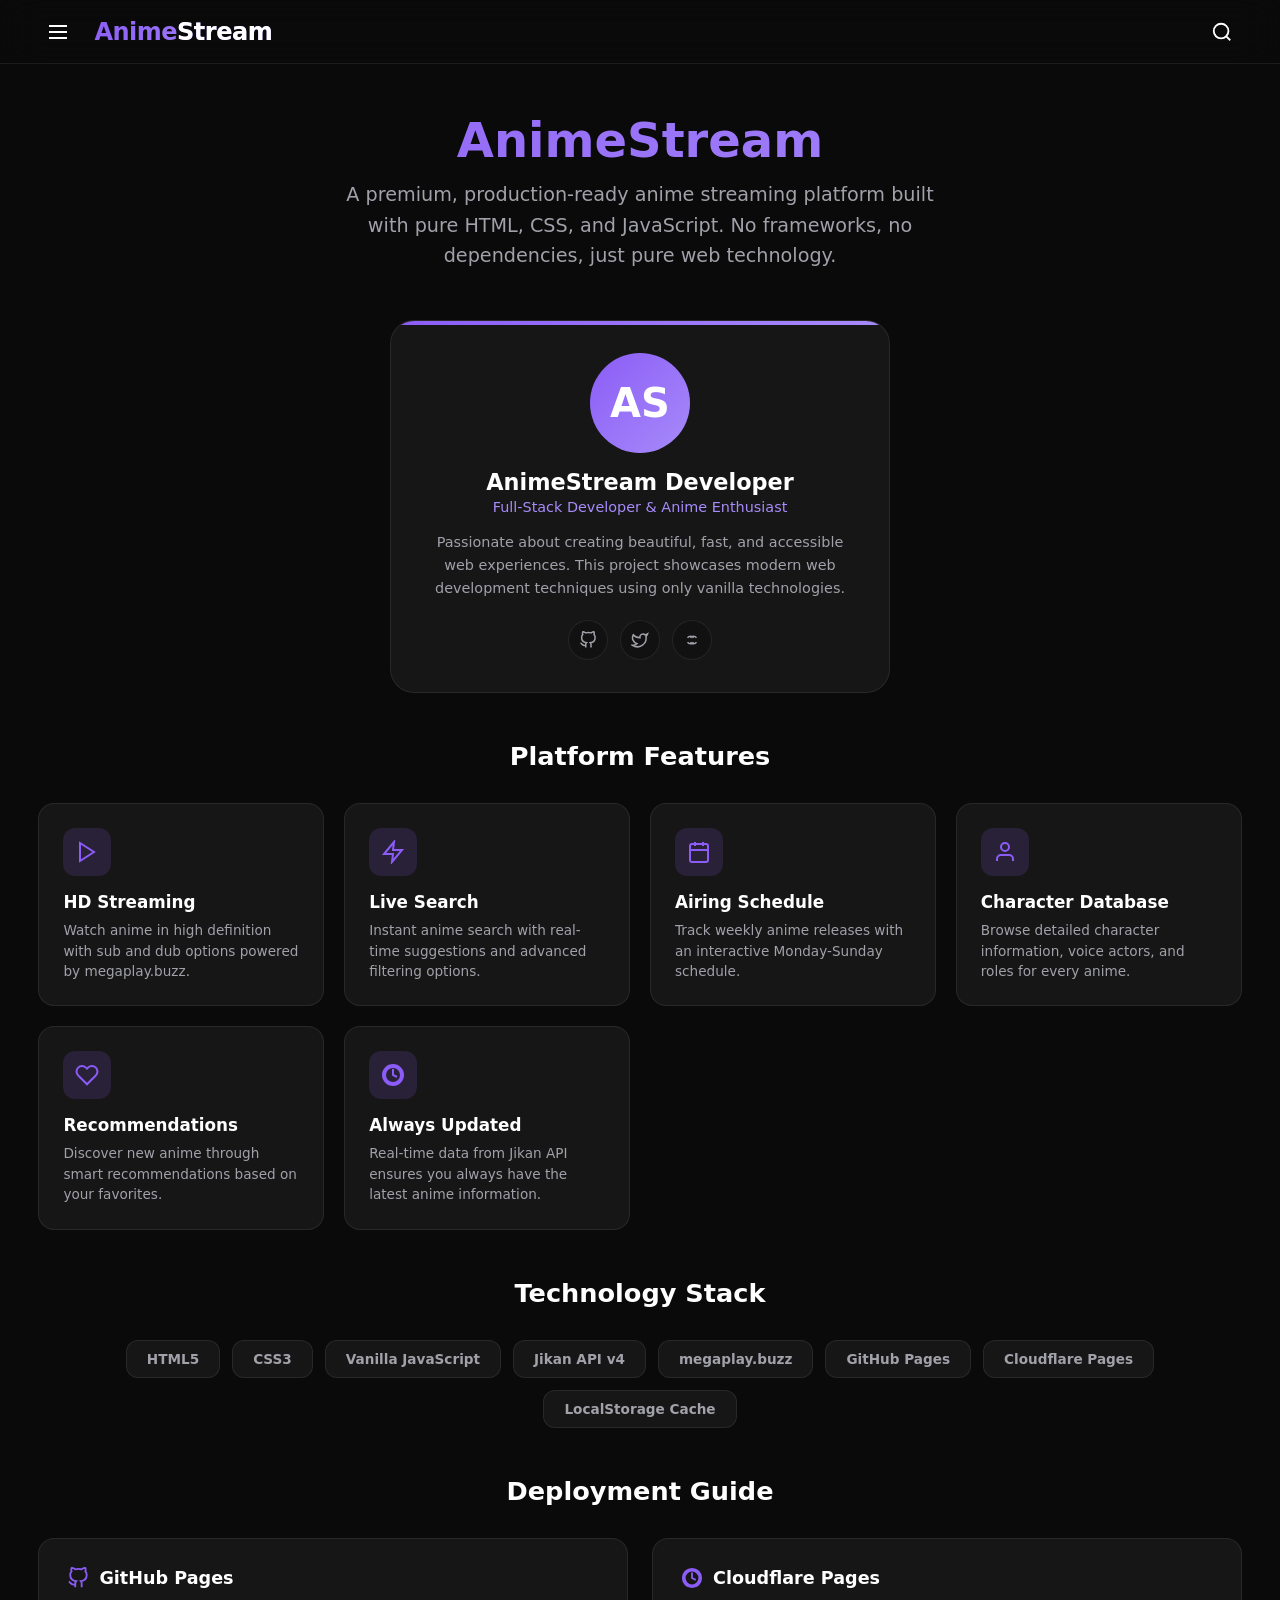
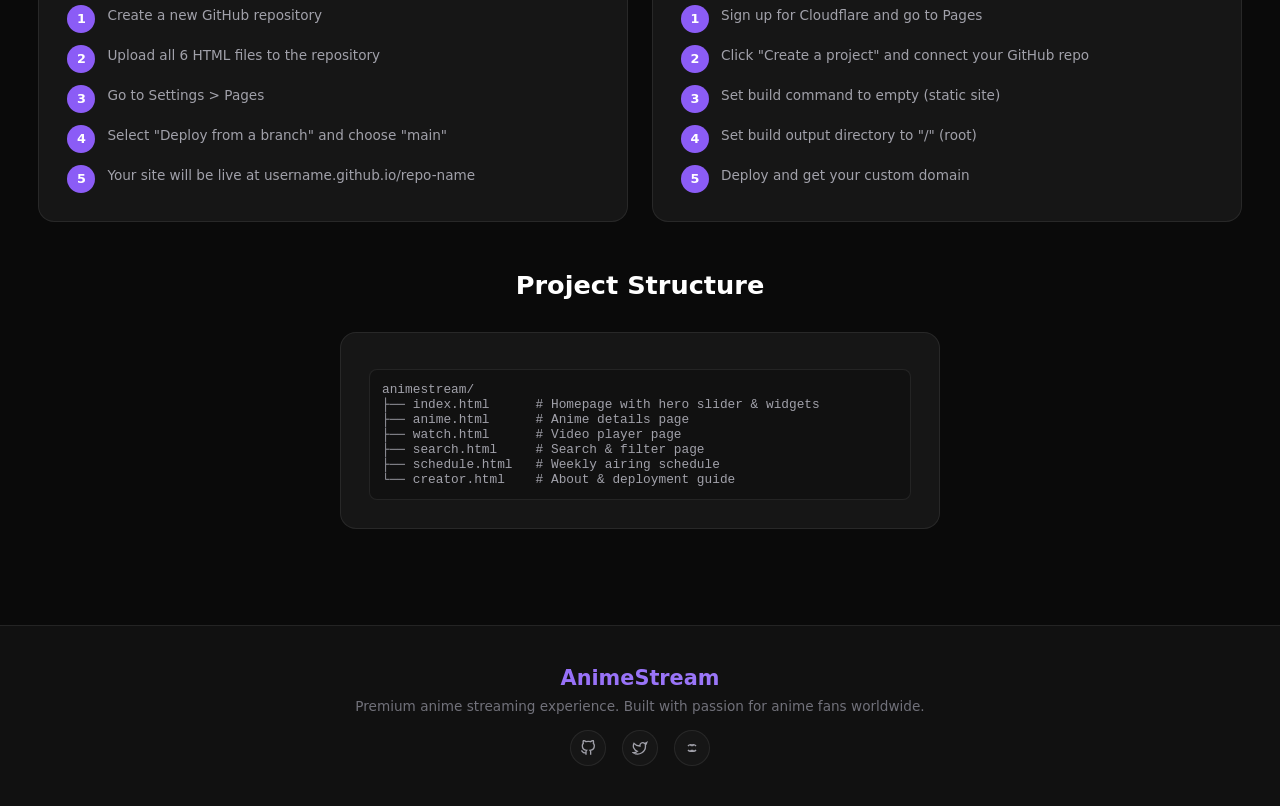
<file: creator.html>
<!DOCTYPE html>
<html lang="en">
<head>
<meta charset="UTF-8">
<meta name="viewport" content="width=device-width, initial-scale=1.0, maximum-scale=1.0, user-scalable=no">
<meta name="description" content="About AnimeStream - Premium anime streaming platform.">
<meta name="theme-color" content="#0a0a0a">
<title>Creator - AnimeStream</title>
<style>
/* ========== CSS VARIABLES & RESET ========== */
:root {
  --bg-primary: #0a0a0a;
  --bg-secondary: #111111;
  --bg-card: #161616;
  --bg-glass: rgba(22,22,22,0.85);
  --bg-overlay: rgba(0,0,0,0.7);
  --accent: #8b5cf6;
  --accent-light: #a78bfa;
  --accent-glow: rgba(139,92,246,0.4);
  --text-primary: #ffffff;
  --text-secondary: #a1a1aa;
  --text-muted: #71717a;
  --border: rgba(255,255,255,0.08);
  --border-hover: rgba(139,92,246,0.3);
  --radius-sm: 8px;
  --radius-md: 12px;
  --radius-lg: 16px;
  --radius-xl: 24px;
  --shadow-sm: 0 2px 8px rgba(0,0,0,0.3);
  --shadow-md: 0 4px 20px rgba(0,0,0,0.4);
  --shadow-glow: 0 0 30px var(--accent-glow);
  --transition-fast: 0.2s ease;
  --transition-normal: 0.3s ease;
  --transition-slow: 0.5s ease;
  --header-height: 64px;
  --max-width: 1400px;
}

*,*::before,*::after { margin:0; padding:0; box-sizing:border-box; }
html { scroll-behavior:smooth; overflow-x:hidden; }
body {
  font-family: 'Segoe UI', system-ui, -apple-system, sans-serif;
  background: var(--bg-primary);
  color: var(--text-primary);
  min-height: 100vh;
  overflow-x: hidden;
  -webkit-font-smoothing: antialiased;
}
img { max-width:100%; display:block; }
a { text-decoration:none; color:inherit; }
button { border:none; background:none; cursor:pointer; font-family:inherit; color:inherit; }
ul,ol { list-style:none; }

::-webkit-scrollbar { width: 6px; height: 6px; }
::-webkit-scrollbar-track { background: var(--bg-primary); }
::-webkit-scrollbar-thumb { background: var(--accent); border-radius: 3px; }

/* ========== HEADER ========== */
.header {
  position: fixed;
  top: 0; left: 0; right: 0;
  height: var(--header-height);
  background: rgba(10,10,10,0.9);
  backdrop-filter: blur(20px);
  -webkit-backdrop-filter: blur(20px);
  border-bottom: 1px solid var(--border);
  z-index: 1000;
  display: flex;
  align-items: center;
  justify-content: space-between;
  padding: 0 clamp(16px, 3vw, 40px);
  transition: var(--transition-normal);
}
.header.scrolled { background: rgba(10,10,10,0.98); box-shadow: var(--shadow-md); }

.header-left { display:flex; align-items:center; gap:16px; }
.menu-btn {
  width: 40px; height: 40px;
  display: flex; align-items: center; justify-content: center;
  border-radius: var(--radius-sm);
  transition: var(--transition-fast);
}
.menu-btn:hover { background: var(--bg-card); }
.menu-btn svg { width:24px; height:24px; stroke:var(--text-primary); stroke-width:2; fill:none; }

.logo {
  font-size: clamp(1.2rem, 2vw, 1.5rem);
  font-weight: 800;
  background: linear-gradient(135deg, var(--accent), var(--accent-light));
  -webkit-background-clip: text;
  -webkit-text-fill-color: transparent;
  background-clip: text;
  letter-spacing: -0.5px;
}
.logo span { -webkit-text-fill-color: var(--text-primary); background: none; }

.header-right { display:flex; align-items:center; gap:12px; }
.search-btn {
  width: 40px; height: 40px;
  display: flex; align-items: center; justify-content: center;
  border-radius: var(--radius-sm);
  transition: var(--transition-fast);
}
.search-btn:hover { background: var(--bg-card); }
.search-btn svg { width:22px; height:22px; stroke:var(--text-primary); stroke-width:2; fill:none; }

/* ========== MOBILE SIDEBAR ========== */
.sidebar-overlay {
  position: fixed; inset: 0;
  background: var(--bg-overlay);
  z-index: 2000;
  opacity: 0; visibility: hidden;
  transition: var(--transition-normal);
}
.sidebar-overlay.active { opacity:1; visibility:visible; }
.sidebar {
  position: fixed; top:0; left:0; bottom:0;
  width: min(280px, 80vw);
  background: var(--bg-secondary);
  border-right: 1px solid var(--border);
  z-index: 2001;
  transform: translateX(-100%);
  transition: transform var(--transition-normal);
  overflow-y: auto;
  padding: 24px 0;
}
.sidebar.active { transform: translateX(0); }
.sidebar-close {
  position: absolute; top:16px; right:16px;
  width:36px; height:36px;
  display:flex; align-items:center; justify-content:center;
  border-radius: var(--radius-sm);
}
.sidebar-close svg { width:20px; height:20px; stroke:var(--text-secondary); stroke-width:2; fill:none; }
.sidebar-logo { padding: 0 24px 24px; font-size:1.3rem; font-weight:800; }
.sidebar-nav { padding: 0 16px; }
.sidebar-nav a {
  display: flex; align-items: center; gap: 12px;
  padding: 12px 16px;
  border-radius: var(--radius-md);
  color: var(--text-secondary);
  font-size: 0.95rem;
  font-weight: 500;
  transition: var(--transition-fast);
  margin-bottom: 4px;
}
.sidebar-nav a:hover, .sidebar-nav a.active {
  background: rgba(139,92,246,0.15);
  color: var(--accent-light);
}
.sidebar-nav a svg { width:20px; height:20px; stroke:currentColor; stroke-width:2; fill:none; flex-shrink:0; }

/* ========== SEARCH OVERLAY ========== */
.search-overlay {
  position: fixed; inset: 0;
  background: var(--bg-overlay);
  backdrop-filter: blur(10px);
  z-index: 1500;
  opacity: 0; visibility: hidden;
  transition: var(--transition-normal);
  display: flex; flex-direction: column; align-items: center;
  padding-top: clamp(80px, 15vh, 150px);
}
.search-overlay.active { opacity:1; visibility:visible; }
.search-container {
  width: min(600px, 90vw);
  position: relative;
}
.search-input {
  width: 100%;
  padding: 16px 24px 16px 52px;
  background: var(--bg-glass);
  border: 1px solid var(--border-hover);
  border-radius: var(--radius-xl);
  color: var(--text-primary);
  font-size: 1.1rem;
  outline: none;
  transition: var(--transition-fast);
}
.search-input:focus { border-color: var(--accent); box-shadow: var(--shadow-glow); }
.search-input::placeholder { color: var(--text-muted); }
.search-icon {
  position: absolute; left:18px; top:50%; transform:translateY(-50%);
  width:22px; height:22px; stroke:var(--text-muted); stroke-width:2; fill:none;
}
.search-close {
  position: absolute; top:-50px; right:0;
  width:40px; height:40px;
  display:flex; align-items:center; justify-content:center;
  border-radius: var(--radius-sm);
  background: var(--bg-card);
}
.search-close svg { width:20px; height:20px; stroke:var(--text-primary); stroke-width:2; fill:none; }
.search-suggestions {
  margin-top: 12px;
  background: var(--bg-glass);
  border: 1px solid var(--border);
  border-radius: var(--radius-lg);
  max-height: 400px;
  overflow-y: auto;
  display: none;
}
.search-suggestions.active { display: block; }
.suggestion-item {
  display: flex; align-items: center; gap: 12px;
  padding: 12px 16px;
  border-bottom: 1px solid var(--border);
  transition: var(--transition-fast);
  cursor: pointer;
}
.suggestion-item:last-child { border-bottom: none; }
.suggestion-item:hover { background: rgba(139,92,246,0.1); }
.suggestion-item img {
  width: 48px; height: 68px;
  object-fit: cover;
  border-radius: var(--radius-sm);
  flex-shrink: 0;
}
.suggestion-info { flex: 1; min-width: 0; }
.suggestion-title { font-size: 0.9rem; font-weight: 600; white-space: nowrap; overflow: hidden; text-overflow: ellipsis; }
.suggestion-meta { font-size: 0.75rem; color: var(--text-muted); margin-top: 2px; }

/* ========== CREATOR PAGE ========== */
.creator-page {
  max-width: var(--max-width);
  margin: 0 auto;
  padding: calc(var(--header-height) + 48px) clamp(16px, 3vw, 40px) 48px;
}

/* ========== HERO ========== */
.creator-hero {
  text-align: center;
  margin-bottom: 48px;
}
.creator-hero h1 {
  font-size: clamp(2rem, 4vw, 3rem);
  font-weight: 800;
  margin-bottom: 12px;
  background: linear-gradient(135deg, var(--accent), var(--accent-light));
  -webkit-background-clip: text;
  -webkit-text-fill-color: transparent;
  background-clip: text;
}
.creator-hero p {
  font-size: clamp(1rem, 1.5vw, 1.2rem);
  color: var(--text-secondary);
  max-width: 600px;
  margin: 0 auto;
  line-height: 1.6;
}

/* ========== DEVELOPER CARD ========== */
.dev-card {
  max-width: 500px;
  margin: 0 auto 48px;
  background: var(--bg-card);
  border: 1px solid var(--border);
  border-radius: var(--radius-xl);
  padding: 32px;
  text-align: center;
  position: relative;
  overflow: hidden;
}
.dev-card::before {
  content: '';
  position: absolute; top: 0; left: 0; right: 0;
  height: 4px;
  background: linear-gradient(90deg, var(--accent), var(--accent-light));
}
.dev-avatar {
  width: 100px; height: 100px;
  border-radius: 50%;
  background: linear-gradient(135deg, var(--accent), var(--accent-light));
  display: flex; align-items: center; justify-content: center;
  margin: 0 auto 16px;
  font-size: 2.5rem;
  font-weight: 800;
  color: white;
}
.dev-name { font-size: 1.4rem; font-weight: 700; margin-bottom: 4px; }
.dev-role { font-size: 0.9rem; color: var(--accent-light); margin-bottom: 16px; }
.dev-bio { font-size: 0.9rem; color: var(--text-secondary); line-height: 1.6; margin-bottom: 20px; }
.dev-social {
  display: flex; justify-content: center; gap: 12px;
}
.dev-social a {
  width: 40px; height: 40px;
  display: flex; align-items: center; justify-content: center;
  background: var(--bg-secondary);
  border: 1px solid var(--border);
  border-radius: 50%;
  transition: var(--transition-fast);
}
.dev-social a:hover { background: var(--accent); border-color: var(--accent); }
.dev-social a svg { width:18px; height:18px; stroke:var(--text-secondary); stroke-width:2; fill:none; }
.dev-social a:hover svg { stroke: white; }

/* ========== FEATURES GRID ========== */
.features-section { margin-bottom: 48px; }
.section-title {
  font-size: clamp(1.3rem, 2.5vw, 1.6rem);
  font-weight: 700;
  text-align: center;
  margin-bottom: 32px;
}
.features-grid {
  display: grid;
  grid-template-columns: repeat(auto-fill, minmax(260px, 1fr));
  gap: 20px;
}
.feature-card {
  background: var(--bg-card);
  border: 1px solid var(--border);
  border-radius: var(--radius-lg);
  padding: 24px;
  transition: var(--transition-fast);
}
.feature-card:hover { border-color: var(--border-hover); transform: translateY(-4px); }
.feature-icon {
  width: 48px; height: 48px;
  display: flex; align-items: center; justify-content: center;
  background: rgba(139,92,246,0.15);
  border-radius: var(--radius-md);
  margin-bottom: 16px;
}
.feature-icon svg { width:24px; height:24px; stroke:var(--accent); stroke-width:2; fill:none; }
.feature-title { font-size: 1.05rem; font-weight: 700; margin-bottom: 8px; }
.feature-desc { font-size: 0.85rem; color: var(--text-secondary); line-height: 1.5; }

/* ========== DEPLOY GUIDE ========== */
.guide-section { margin-bottom: 48px; }
.guide-grid {
  display: grid;
  grid-template-columns: repeat(auto-fit, minmax(300px, 1fr));
  gap: 24px;
}
.guide-card {
  background: var(--bg-card);
  border: 1px solid var(--border);
  border-radius: var(--radius-lg);
  padding: 28px;
}
.guide-card h3 {
  font-size: 1.1rem;
  font-weight: 700;
  margin-bottom: 16px;
  display: flex; align-items: center; gap: 10px;
}
.guide-card h3 svg { width:22px; height:22px; stroke:var(--accent); stroke-width:2; fill:none; }
.guide-steps { display: flex; flex-direction: column; gap: 12px; }
.guide-step {
  display: flex; gap: 12px;
  align-items: flex-start;
}
.step-num {
  width: 28px; height: 28px;
  display: flex; align-items: center; justify-content: center;
  background: var(--accent);
  border-radius: 50%;
  font-size: 0.8rem;
  font-weight: 700;
  flex-shrink: 0;
}
.step-text { font-size: 0.85rem; color: var(--text-secondary); line-height: 1.5; }
.guide-code {
  background: var(--bg-secondary);
  border: 1px solid var(--border);
  border-radius: var(--radius-sm);
  padding: 12px;
  font-family: 'Courier New', monospace;
  font-size: 0.8rem;
  color: var(--text-secondary);
  margin-top: 8px;
  overflow-x: auto;
}

/* ========== TECH STACK ========== */
.tech-section { margin-bottom: 48px; }
.tech-grid {
  display: flex; flex-wrap: wrap; justify-content: center; gap: 12px;
}
.tech-badge {
  padding: 10px 20px;
  background: var(--bg-card);
  border: 1px solid var(--border);
  border-radius: var(--radius-md);
  font-size: 0.85rem;
  font-weight: 600;
  color: var(--text-secondary);
  transition: var(--transition-fast);
}
.tech-badge:hover { border-color: var(--accent); color: var(--accent-light); }

/* ========== FOOTER ========== */
.footer {
  border-top: 1px solid var(--border);
  padding: clamp(24px, 4vw, 40px) clamp(16px, 3vw, 40px);
  text-align: center;
  background: var(--bg-secondary);
}
.footer-content {
  max-width: var(--max-width);
  margin: 0 auto;
}
.footer-logo {
  font-size: 1.3rem;
  font-weight: 800;
  background: linear-gradient(135deg, var(--accent), var(--accent-light));
  -webkit-background-clip: text;
  -webkit-text-fill-color: transparent;
  background-clip: text;
  margin-bottom: 8px;
}
.footer-text {
  font-size: 0.85rem;
  color: var(--text-muted);
  margin-bottom: 16px;
}
.footer-social {
  display: flex; justify-content: center; gap: 16px;
}
.footer-social a {
  width: 36px; height: 36px;
  display: flex; align-items: center; justify-content: center;
  background: var(--bg-card);
  border: 1px solid var(--border);
  border-radius: 50%;
  transition: var(--transition-fast);
}
.footer-social a:hover { background: var(--accent); border-color: var(--accent); }
.footer-social a svg { width:16px; height:16px; stroke:var(--text-secondary); stroke-width:2; fill:none; }
.footer-social a:hover svg { stroke: white; }

/* ========== RESPONSIVE ========== */
@media (max-width: 768px) {
  .features-grid { grid-template-columns: 1fr; }
  .guide-grid { grid-template-columns: 1fr; }
}

/* ========== LOADING ========== */
.page-loader {
  position: fixed; inset: 0;
  background: var(--bg-primary);
  z-index: 9999;
  display: flex; align-items: center; justify-content: center;
  flex-direction: column;
  gap: 20px;
  transition: opacity 0.5s ease, visibility 0.5s ease;
}
.page-loader.hidden { opacity: 0; visibility: hidden; }
.loader-spinner {
  width: 48px; height: 48px;
  border: 3px solid var(--bg-card);
  border-top-color: var(--accent);
  border-radius: 50%;
  animation: spin 1s linear infinite;
}
@keyframes spin { to { transform: rotate(360deg); } }
.loader-text { font-size: 0.9rem; color: var(--text-muted); }
</style>
<base target="_blank">
</head>
<body>

<div class="page-loader" id="pageLoader">
  <div class="loader-spinner"></div>
  <div class="loader-text">Loading...</div>
</div>

<header class="header" id="header">
  <div class="header-left">
    <button class="menu-btn" id="menuBtn" aria-label="Open menu">
      <svg viewBox="0 0 24 24"><path d="M3 12h18M3 6h18M3 18h18"/></svg>
    </button>
    <a href="index.html" class="logo">Anime<span>Stream</span></a>
  </div>
  <div class="header-right">
    <button class="search-btn" id="searchBtn" aria-label="Search">
      <svg viewBox="0 0 24 24"><circle cx="11" cy="11" r="8"/><path d="m21 21-4.3-4.3"/></svg>
    </button>
  </div>
</header>

<div class="sidebar-overlay" id="sidebarOverlay"></div>
<div class="sidebar" id="sidebar">
  <button class="sidebar-close" id="sidebarClose" aria-label="Close menu">
    <svg viewBox="0 0 24 24"><path d="M18 6 6 18M6 6l12 12"/></svg>
  </button>
  <div class="sidebar-logo">AnimeStream</div>
  <nav class="sidebar-nav">
    <a href="index.html">
      <svg viewBox="0 0 24 24"><path d="m3 9 9-7 9 7v11a2 2 0 0 1-2 2H5a2 2 0 0 1-2-2z"/><polyline points="9 22 9 12 15 12 15 22"/></svg>
      Home
    </a>
    <a href="search.html">
      <svg viewBox="0 0 24 24"><circle cx="11" cy="11" r="8"/><path d="m21 21-4.3-4.3"/></svg>
      Search
    </a>
    <a href="schedule.html">
      <svg viewBox="0 0 24 24"><rect x="3" y="4" width="18" height="18" rx="2" ry="2"/><line x1="16" y1="2" x2="16" y2="6"/><line x1="8" y1="2" x2="8" y2="6"/><line x1="3" y1="10" x2="21" y2="10"/></svg>
      Schedule
    </a>
    <a href="creator.html" class="active">
      <svg viewBox="0 0 24 24"><path d="M20 21v-2a4 4 0 0 0-4-4H8a4 4 0 0 0-4 4v2"/><circle cx="12" cy="7" r="4"/></svg>
      Creator
    </a>
  </nav>
</div>

<div class="search-overlay" id="searchOverlay">
  <button class="search-close" id="searchClose" aria-label="Close search">
    <svg viewBox="0 0 24 24"><path d="M18 6 6 18M6 6l12 12"/></svg>
  </button>
  <div class="search-container">
    <svg class="search-icon" viewBox="0 0 24 24"><circle cx="11" cy="11" r="8"/><path d="m21 21-4.3-4.3"/></svg>
    <input type="text" class="search-input" id="searchInput" placeholder="Search anime..." autocomplete="off">
    <div class="search-suggestions" id="searchSuggestions"></div>
  </div>
</div>

<div class="creator-page">
  <div class="creator-hero">
    <h1>AnimeStream</h1>
    <p>A premium, production-ready anime streaming platform built with pure HTML, CSS, and JavaScript. No frameworks, no dependencies, just pure web technology.</p>
  </div>

  <div class="dev-card">
    <div class="dev-avatar">AS</div>
    <div class="dev-name">AnimeStream Developer</div>
    <div class="dev-role">Full-Stack Developer & Anime Enthusiast</div>
    <div class="dev-bio">Passionate about creating beautiful, fast, and accessible web experiences. This project showcases modern web development techniques using only vanilla technologies.</div>
    <div class="dev-social">
      <a href="#" aria-label="GitHub"><svg viewBox="0 0 24 24"><path d="M9 19c-5 1.5-5-2.5-7-3m14 6v-3.87a3.37 3.37 0 0 0-.94-2.61c3.14-.35 6.44-1.53 6.44-7A5.44 5.44 0 0 0 20 4.77 5.07 5.07 0 0 0 19.91 1S18.73.65 16 2.48a13.38 13.38 0 0 0-7 0C6.27.65 5.09 1 5.09 1A5.07 5.07 0 0 0 5 4.77a5.44 5.44 0 0 0-1.5 3.78c0 5.42 3.3 6.61 6.44 7A3.37 3.37 0 0 0 9 18.13V22"/></svg></a>
      <a href="#" aria-label="Twitter"><svg viewBox="0 0 24 24"><path d="M22 4s-.7 2.1-2 3.4c1.6 10-9.4 17.3-18 11.6 2.2.1 4.4-.6 6-2C3 15.5.5 9.6 3 5c2.2 2.6 5.6 4.1 9 4-.9-4.2 4-6.6 7-3.8 1.1 0 3-1.2 3-1.2z"/></svg></a>
      <a href="#" aria-label="Discord"><svg viewBox="0 0 24 24"><path d="M18 9a5 5 0 0 0-4-2 5 5 0 0 0-4 2M6 9a5 5 0 0 1 4-2 5 5 0 0 1 4 2M6 15a5 5 0 0 0 4 2 5 5 0 0 0 4-2M18 15a5 5 0 0 1-4 2 5 5 0 0 1-4-2"/></svg></a>
    </div>
  </div>

  <div class="features-section">
    <h2 class="section-title">Platform Features</h2>
    <div class="features-grid">
      <div class="feature-card">
        <div class="feature-icon"><svg viewBox="0 0 24 24"><polygon points="5 3 19 12 5 21 5 3"/></svg></div>
        <div class="feature-title">HD Streaming</div>
        <div class="feature-desc">Watch anime in high definition with sub and dub options powered by megaplay.buzz.</div>
      </div>
      <div class="feature-card">
        <div class="feature-icon"><svg viewBox="0 0 24 24"><path d="M13 2 3 14h9l-1 8 10-12h-9l1-8z"/></svg></div>
        <div class="feature-title">Live Search</div>
        <div class="feature-desc">Instant anime search with real-time suggestions and advanced filtering options.</div>
      </div>
      <div class="feature-card">
        <div class="feature-icon"><svg viewBox="0 0 24 24"><rect x="3" y="4" width="18" height="18" rx="2" ry="2"/><line x1="16" y1="2" x2="16" y2="6"/><line x1="8" y1="2" x2="8" y2="6"/><line x1="3" y1="10" x2="21" y2="10"/></svg></div>
        <div class="feature-title">Airing Schedule</div>
        <div class="feature-desc">Track weekly anime releases with an interactive Monday-Sunday schedule.</div>
      </div>
      <div class="feature-card">
        <div class="feature-icon"><svg viewBox="0 0 24 24"><path d="M20 21v-2a4 4 0 0 0-4-4H8a4 4 0 0 0-4 4v2"/><circle cx="12" cy="7" r="4"/></svg></div>
        <div class="feature-title">Character Database</div>
        <div class="feature-desc">Browse detailed character information, voice actors, and roles for every anime.</div>
      </div>
      <div class="feature-card">
        <div class="feature-icon"><svg viewBox="0 0 24 24"><path d="M20.84 4.61a5.5 5.5 0 0 0-7.78 0L12 5.67l-1.06-1.06a5.5 5.5 0 0 0-7.78 7.78l1.06 1.06L12 21.23l7.78-7.78 1.06-1.06a5.5 5.5 0 0 0 0-7.78z"/></svg></div>
        <div class="feature-title">Recommendations</div>
        <div class="feature-desc">Discover new anime through smart recommendations based on your favorites.</div>
      </div>
      <div class="feature-card">
        <div class="feature-icon"><svg viewBox="0 0 24 24"><path d="M12 2a10 10 0 1 0 10 10A10 10 0 0 0 12 2zm0 18a8 8 0 1 1 8-8 8 8 0 0 1-8 8z"/><path d="M12 6v6l4 2"/></svg></div>
        <div class="feature-title">Always Updated</div>
        <div class="feature-desc">Real-time data from Jikan API ensures you always have the latest anime information.</div>
      </div>
    </div>
  </div>

  <div class="tech-section">
    <h2 class="section-title">Technology Stack</h2>
    <div class="tech-grid">
      <span class="tech-badge">HTML5</span>
      <span class="tech-badge">CSS3</span>
      <span class="tech-badge">Vanilla JavaScript</span>
      <span class="tech-badge">Jikan API v4</span>
      <span class="tech-badge">megaplay.buzz</span>
      <span class="tech-badge">GitHub Pages</span>
      <span class="tech-badge">Cloudflare Pages</span>
      <span class="tech-badge">LocalStorage Cache</span>
    </div>
  </div>

  <div class="guide-section">
    <h2 class="section-title">Deployment Guide</h2>
    <div class="guide-grid">
      <div class="guide-card">
        <h3><svg viewBox="0 0 24 24"><path d="M9 19c-5 1.5-5-2.5-7-3m14 6v-3.87a3.37 3.37 0 0 0-.94-2.61c3.14-.35 6.44-1.53 6.44-7A5.44 5.44 0 0 0 20 4.77 5.07 5.07 0 0 0 19.91 1S18.73.65 16 2.48a13.38 13.38 0 0 0-7 0C6.27.65 5.09 1 5.09 1A5.07 5.07 0 0 0 5 4.77a5.44 5.44 0 0 0-1.5 3.78c0 5.42 3.3 6.61 6.44 7A3.37 3.37 0 0 0 9 18.13V22"/></svg>GitHub Pages</h3>
        <div class="guide-steps">
          <div class="guide-step"><span class="step-num">1</span><span class="step-text">Create a new GitHub repository</span></div>
          <div class="guide-step"><span class="step-num">2</span><span class="step-text">Upload all 6 HTML files to the repository</span></div>
          <div class="guide-step"><span class="step-num">3</span><span class="step-text">Go to Settings > Pages</span></div>
          <div class="guide-step"><span class="step-num">4</span><span class="step-text">Select "Deploy from a branch" and choose "main"</span></div>
          <div class="guide-step"><span class="step-num">5</span><span class="step-text">Your site will be live at username.github.io/repo-name</span></div>
        </div>
      </div>
      <div class="guide-card">
        <h3><svg viewBox="0 0 24 24"><path d="M12 2a10 10 0 1 0 10 10A10 10 0 0 0 12 2zm0 18a8 8 0 1 1 8-8 8 8 0 0 1-8 8z"/><path d="M12 6v6l4 2"/></svg>Cloudflare Pages</h3>
        <div class="guide-steps">
          <div class="guide-step"><span class="step-num">1</span><span class="step-text">Sign up for Cloudflare and go to Pages</span></div>
          <div class="guide-step"><span class="step-num">2</span><span class="step-text">Click "Create a project" and connect your GitHub repo</span></div>
          <div class="guide-step"><span class="step-num">3</span><span class="step-text">Set build command to empty (static site)</span></div>
          <div class="guide-step"><span class="step-num">4</span><span class="step-text">Set build output directory to "/" (root)</span></div>
          <div class="guide-step"><span class="step-num">5</span><span class="step-text">Deploy and get your custom domain</span></div>
        </div>
      </div>
    </div>
  </div>

  <div class="guide-section">
    <h2 class="section-title">Project Structure</h2>
    <div class="guide-card" style="max-width:600px;margin:0 auto;">
      <div class="guide-code">
animestream/<br>
├── index.html&nbsp;&nbsp;&nbsp;&nbsp;&nbsp;&nbsp;# Homepage with hero slider & widgets<br>
├── anime.html&nbsp;&nbsp;&nbsp;&nbsp;&nbsp;&nbsp;# Anime details page<br>
├── watch.html&nbsp;&nbsp;&nbsp;&nbsp;&nbsp;&nbsp;# Video player page<br>
├── search.html&nbsp;&nbsp;&nbsp;&nbsp;&nbsp;# Search & filter page<br>
├── schedule.html&nbsp;&nbsp;&nbsp;# Weekly airing schedule<br>
└── creator.html&nbsp;&nbsp;&nbsp;&nbsp;# About & deployment guide
      </div>
    </div>
  </div>
</div>

<footer class="footer">
  <div class="footer-content">
    <div class="footer-logo">AnimeStream</div>
    <p class="footer-text">Premium anime streaming experience. Built with passion for anime fans worldwide.</p>
    <div class="footer-social">
      <a href="#" aria-label="GitHub"><svg viewBox="0 0 24 24"><path d="M9 19c-5 1.5-5-2.5-7-3m14 6v-3.87a3.37 3.37 0 0 0-.94-2.61c3.14-.35 6.44-1.53 6.44-7A5.44 5.44 0 0 0 20 4.77 5.07 5.07 0 0 0 19.91 1S18.73.65 16 2.48a13.38 13.38 0 0 0-7 0C6.27.65 5.09 1 5.09 1A5.07 5.07 0 0 0 5 4.77a5.44 5.44 0 0 0-1.5 3.78c0 5.42 3.3 6.61 6.44 7A3.37 3.37 0 0 0 9 18.13V22"/></svg></a>
      <a href="#" aria-label="Twitter"><svg viewBox="0 0 24 24"><path d="M22 4s-.7 2.1-2 3.4c1.6 10-9.4 17.3-18 11.6 2.2.1 4.4-.6 6-2C3 15.5.5 9.6 3 5c2.2 2.6 5.6 4.1 9 4-.9-4.2 4-6.6 7-3.8 1.1 0 3-1.2 3-1.2z"/></svg></a>
      <a href="#" aria-label="Discord"><svg viewBox="0 0 24 24"><path d="M18 9a5 5 0 0 0-4-2 5 5 0 0 0-4 2M6 9a5 5 0 0 1 4-2 5 5 0 0 1 4 2M6 15a5 5 0 0 0 4 2 5 5 0 0 0 4-2M18 15a5 5 0 0 1-4 2 5 5 0 0 1-4-2"/></svg></a>
    </div>
  </div>
</footer>

<script>
const CONFIG = {
  API_BASE: 'https://api.jikan.moe/v4',
  CACHE_TTL: 30 * 60 * 1000,
  TIMEOUT: 8000,
  RETRIES: 2,
  RETRY_DELAY: 1500,
  DEBOUNCE_MS: 300
};

const Cache = {
  get(key) {
    try {
      const item = localStorage.getItem('cache_' + key);
      if (!item) return null;
      const { data, timestamp } = JSON.parse(item);
      if (Date.now() - timestamp > CONFIG.CACHE_TTL) { localStorage.removeItem('cache_' + key); return null; }
      return data;
    } catch (e) { return null; }
  },
  set(key, data) {
    try { localStorage.setItem('cache_' + key, JSON.stringify({ data, timestamp: Date.now() })); } catch (e) {}
  }
};

async function apiFetch(endpoint, retries = CONFIG.RETRIES) {
  const cacheKey = endpoint.replace(/[^a-zA-Z0-9]/g, '_');
  const cached = Cache.get(cacheKey);
  if (cached) return cached;
  const controller = new AbortController();
  const timeoutId = setTimeout(() => controller.abort(), CONFIG.TIMEOUT);
  try {
    const response = await fetch(CONFIG.API_BASE + endpoint, { signal: controller.signal });
    clearTimeout(timeoutId);
    if (!response.ok) throw new Error(`HTTP ${response.status}`);
    const data = await response.json();
    if (data && data.data) { Cache.set(cacheKey, data); return data; }
    throw new Error('Invalid API response');
  } catch (error) {
    clearTimeout(timeoutId);
    if (retries > 0) { await new Promise(r => setTimeout(r, CONFIG.RETRY_DELAY)); return apiFetch(endpoint, retries - 1); }
    console.error('API Error:', endpoint, error.message);
    return null;
  }
}

function escapeHtml(str) {
  if (!str) return '';
  const div = document.createElement('div');
  div.textContent = str;
  return div.innerHTML;
}

let searchDebounceTimer = null;
function setupSearch() {
  const searchBtn = document.getElementById('searchBtn');
  const searchOverlay = document.getElementById('searchOverlay');
  const searchClose = document.getElementById('searchClose');
  const searchInput = document.getElementById('searchInput');
  const suggestions = document.getElementById('searchSuggestions');

  searchBtn?.addEventListener('click', () => {
    searchOverlay.classList.add('active');
    setTimeout(() => searchInput?.focus(), 100);
    document.body.style.overflow = 'hidden';
  });

  const closeSearch = () => {
    searchOverlay.classList.remove('active');
    searchInput.value = '';
    suggestions.classList.remove('active');
    document.body.style.overflow = '';
  };

  searchClose?.addEventListener('click', closeSearch);
  searchOverlay?.addEventListener('click', (e) => { if (e.target === searchOverlay) closeSearch(); });

  searchInput?.addEventListener('input', (e) => {
    clearTimeout(searchDebounceTimer);
    const query = e.target.value.trim();
    if (!query) { suggestions.classList.remove('active'); return; }
    searchDebounceTimer = setTimeout(async () => {
      const data = await apiFetch(`/anime?q=${encodeURIComponent(query)}&limit=8&sfw`);
      if (!data?.data?.length) { suggestions.classList.remove('active'); return; }
      suggestions.innerHTML = data.data.map(anime => {
        const img = anime.images?.jpg?.image_url || '';
        const title = anime.title_english || anime.title || 'Unknown';
        const type = anime.type || 'TV';
        const score = anime.score ? anime.score.toFixed(1) : 'N/A';
        return `<div class="suggestion-item" onclick="window.location.href='anime.html?id=${anime.mal_id}'"><img src="${escapeHtml(img)}" alt="${escapeHtml(title)}"><div class="suggestion-info"><div class="suggestion-title">${escapeHtml(title)}</div><div class="suggestion-meta">${type} · Score: ${score}</div></div></div>`;
      }).join('');
      suggestions.classList.add('active');
    }, CONFIG.DEBOUNCE_MS);
  });

  searchInput?.addEventListener('keydown', (e) => {
    if (e.key === 'Enter') { const query = searchInput.value.trim(); if (query) window.location.href = `search.html?q=${encodeURIComponent(query)}`; }
    if (e.key === 'Escape') closeSearch();
  });
}

function setupSidebar() {
  const menuBtn = document.getElementById('menuBtn');
  const sidebar = document.getElementById('sidebar');
  const sidebarOverlay = document.getElementById('sidebarOverlay');
  const sidebarClose = document.getElementById('sidebarClose');
  const open = () => { sidebar.classList.add('active'); sidebarOverlay.classList.add('active'); document.body.style.overflow = 'hidden'; };
  const close = () => { sidebar.classList.remove('active'); sidebarOverlay.classList.remove('active'); document.body.style.overflow = ''; };
  menuBtn?.addEventListener('click', open);
  sidebarClose?.addEventListener('click', close);
  sidebarOverlay?.addEventListener('click', close);
}

function setupHeader() {
  const header = document.getElementById('header');
  let ticking = false;
  window.addEventListener('scroll', () => {
    if (!ticking) {
      requestAnimationFrame(() => { header?.classList.toggle('scrolled', window.scrollY > 50); ticking = false; });
      ticking = true;
    }
  }, { passive: true });
}

document.addEventListener('DOMContentLoaded', () => {
  setupSidebar();
  setupSearch();
  setupHeader();

  const loader = document.getElementById('pageLoader');
  if (loader) loader.classList.add('hidden');
});
</script>
</body>
</html>
</file>
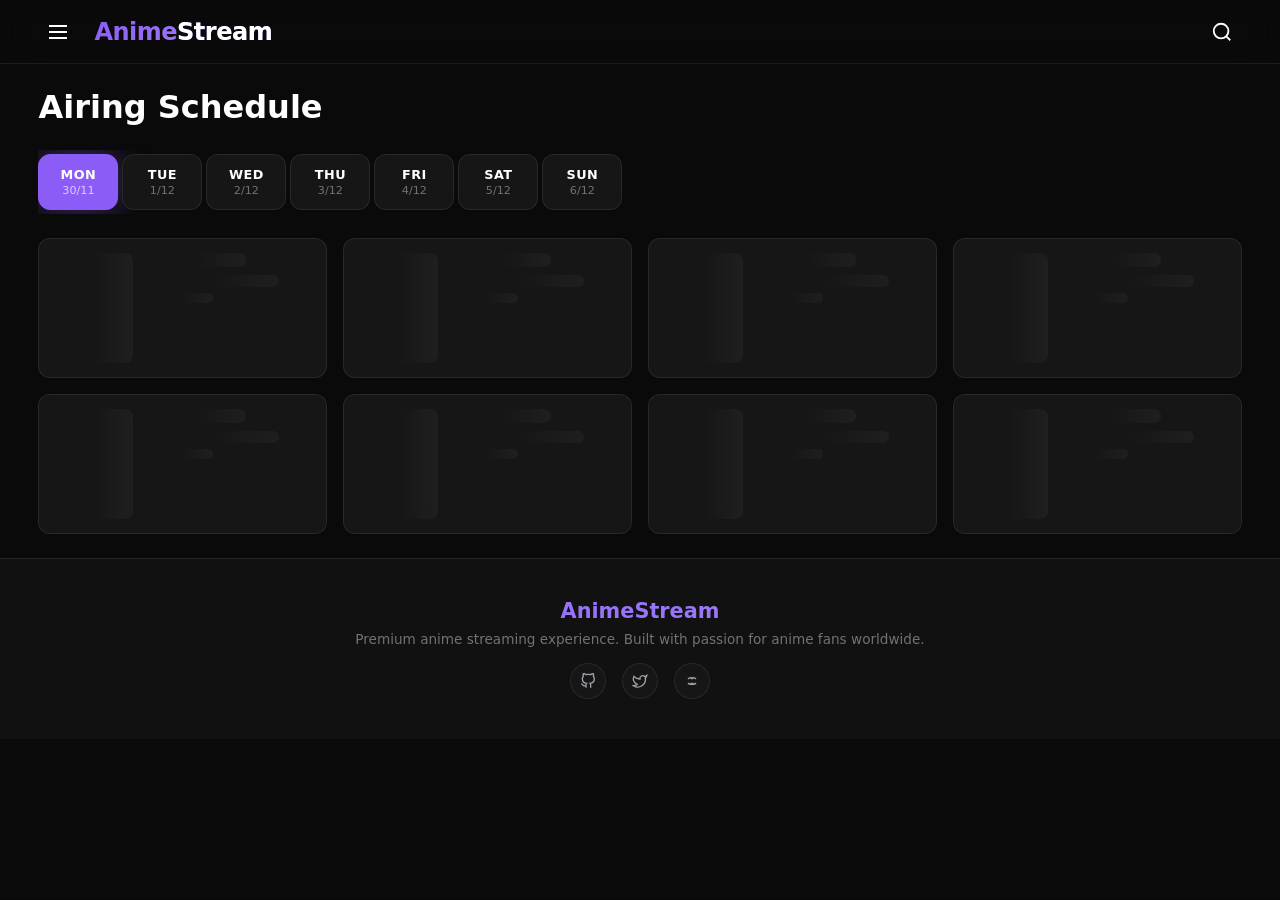
<file: schedule.html>
<!DOCTYPE html>
<html lang="en">
<head>
<meta charset="UTF-8">
<meta name="viewport" content="width=device-width, initial-scale=1.0, maximum-scale=1.0, user-scalable=no">
<meta name="description" content="Weekly anime airing schedule. Find what anime airs today.">
<meta name="theme-color" content="#0a0a0a">
<title>Schedule - AnimeStream</title>
<link rel="preconnect" href="https://api.jikan.moe">
<link rel="preconnect" href="https://cdn.myanimelist.net">
<style>
/* ========== CSS VARIABLES & RESET ========== */
:root {
  --bg-primary: #0a0a0a;
  --bg-secondary: #111111;
  --bg-card: #161616;
  --bg-glass: rgba(22,22,22,0.85);
  --bg-overlay: rgba(0,0,0,0.7);
  --accent: #8b5cf6;
  --accent-light: #a78bfa;
  --accent-glow: rgba(139,92,246,0.4);
  --text-primary: #ffffff;
  --text-secondary: #a1a1aa;
  --text-muted: #71717a;
  --border: rgba(255,255,255,0.08);
  --border-hover: rgba(139,92,246,0.3);
  --radius-sm: 8px;
  --radius-md: 12px;
  --radius-lg: 16px;
  --radius-xl: 24px;
  --shadow-sm: 0 2px 8px rgba(0,0,0,0.3);
  --shadow-md: 0 4px 20px rgba(0,0,0,0.4);
  --shadow-glow: 0 0 30px var(--accent-glow);
  --transition-fast: 0.2s ease;
  --transition-normal: 0.3s ease;
  --transition-slow: 0.5s ease;
  --header-height: 64px;
  --max-width: 1400px;
}

*,*::before,*::after { margin:0; padding:0; box-sizing:border-box; }
html { scroll-behavior:smooth; overflow-x:hidden; }
body {
  font-family: 'Segoe UI', system-ui, -apple-system, sans-serif;
  background: var(--bg-primary);
  color: var(--text-primary);
  min-height: 100vh;
  overflow-x: hidden;
  -webkit-font-smoothing: antialiased;
}
img { max-width:100%; display:block; }
a { text-decoration:none; color:inherit; }
button { border:none; background:none; cursor:pointer; font-family:inherit; color:inherit; }
ul,ol { list-style:none; }

::-webkit-scrollbar { width: 6px; height: 6px; }
::-webkit-scrollbar-track { background: var(--bg-primary); }
::-webkit-scrollbar-thumb { background: var(--accent); border-radius: 3px; }

.skeleton {
  background: linear-gradient(90deg, var(--bg-card) 25%, #1f1f1f 50%, var(--bg-card) 75%);
  background-size: 200% 100%;
  animation: skeleton-shimmer 1.5s infinite;
  border-radius: var(--radius-sm);
}
@keyframes skeleton-shimmer {
  0% { background-position: 200% 0; }
  100% { background-position: -200% 0; }
}

/* ========== HEADER ========== */
.header {
  position: fixed;
  top: 0; left: 0; right: 0;
  height: var(--header-height);
  background: rgba(10,10,10,0.9);
  backdrop-filter: blur(20px);
  -webkit-backdrop-filter: blur(20px);
  border-bottom: 1px solid var(--border);
  z-index: 1000;
  display: flex;
  align-items: center;
  justify-content: space-between;
  padding: 0 clamp(16px, 3vw, 40px);
  transition: var(--transition-normal);
}
.header.scrolled { background: rgba(10,10,10,0.98); box-shadow: var(--shadow-md); }

.header-left { display:flex; align-items:center; gap:16px; }
.menu-btn {
  width: 40px; height: 40px;
  display: flex; align-items: center; justify-content: center;
  border-radius: var(--radius-sm);
  transition: var(--transition-fast);
}
.menu-btn:hover { background: var(--bg-card); }
.menu-btn svg { width:24px; height:24px; stroke:var(--text-primary); stroke-width:2; fill:none; }

.logo {
  font-size: clamp(1.2rem, 2vw, 1.5rem);
  font-weight: 800;
  background: linear-gradient(135deg, var(--accent), var(--accent-light));
  -webkit-background-clip: text;
  -webkit-text-fill-color: transparent;
  background-clip: text;
  letter-spacing: -0.5px;
}
.logo span { -webkit-text-fill-color: var(--text-primary); background: none; }

.header-right { display:flex; align-items:center; gap:12px; }
.search-btn {
  width: 40px; height: 40px;
  display: flex; align-items: center; justify-content: center;
  border-radius: var(--radius-sm);
  transition: var(--transition-fast);
}
.search-btn:hover { background: var(--bg-card); }
.search-btn svg { width:22px; height:22px; stroke:var(--text-primary); stroke-width:2; fill:none; }

/* ========== MOBILE SIDEBAR ========== */
.sidebar-overlay {
  position: fixed; inset: 0;
  background: var(--bg-overlay);
  z-index: 2000;
  opacity: 0; visibility: hidden;
  transition: var(--transition-normal);
}
.sidebar-overlay.active { opacity:1; visibility:visible; }
.sidebar {
  position: fixed; top:0; left:0; bottom:0;
  width: min(280px, 80vw);
  background: var(--bg-secondary);
  border-right: 1px solid var(--border);
  z-index: 2001;
  transform: translateX(-100%);
  transition: transform var(--transition-normal);
  overflow-y: auto;
  padding: 24px 0;
}
.sidebar.active { transform: translateX(0); }
.sidebar-close {
  position: absolute; top:16px; right:16px;
  width:36px; height:36px;
  display:flex; align-items:center; justify-content:center;
  border-radius: var(--radius-sm);
}
.sidebar-close svg { width:20px; height:20px; stroke:var(--text-secondary); stroke-width:2; fill:none; }
.sidebar-logo { padding: 0 24px 24px; font-size:1.3rem; font-weight:800; }
.sidebar-nav { padding: 0 16px; }
.sidebar-nav a {
  display: flex; align-items: center; gap: 12px;
  padding: 12px 16px;
  border-radius: var(--radius-md);
  color: var(--text-secondary);
  font-size: 0.95rem;
  font-weight: 500;
  transition: var(--transition-fast);
  margin-bottom: 4px;
}
.sidebar-nav a:hover, .sidebar-nav a.active {
  background: rgba(139,92,246,0.15);
  color: var(--accent-light);
}
.sidebar-nav a svg { width:20px; height:20px; stroke:currentColor; stroke-width:2; fill:none; flex-shrink:0; }

/* ========== SEARCH OVERLAY ========== */
.search-overlay {
  position: fixed; inset: 0;
  background: var(--bg-overlay);
  backdrop-filter: blur(10px);
  z-index: 1500;
  opacity: 0; visibility: hidden;
  transition: var(--transition-normal);
  display: flex; flex-direction: column; align-items: center;
  padding-top: clamp(80px, 15vh, 150px);
}
.search-overlay.active { opacity:1; visibility:visible; }
.search-container {
  width: min(600px, 90vw);
  position: relative;
}
.search-input {
  width: 100%;
  padding: 16px 24px 16px 52px;
  background: var(--bg-glass);
  border: 1px solid var(--border-hover);
  border-radius: var(--radius-xl);
  color: var(--text-primary);
  font-size: 1.1rem;
  outline: none;
  transition: var(--transition-fast);
}
.search-input:focus { border-color: var(--accent); box-shadow: var(--shadow-glow); }
.search-input::placeholder { color: var(--text-muted); }
.search-icon {
  position: absolute; left:18px; top:50%; transform:translateY(-50%);
  width:22px; height:22px; stroke:var(--text-muted); stroke-width:2; fill:none;
}
.search-close {
  position: absolute; top:-50px; right:0;
  width:40px; height:40px;
  display:flex; align-items:center; justify-content:center;
  border-radius: var(--radius-sm);
  background: var(--bg-card);
}
.search-close svg { width:20px; height:20px; stroke:var(--text-primary); stroke-width:2; fill:none; }
.search-suggestions {
  margin-top: 12px;
  background: var(--bg-glass);
  border: 1px solid var(--border);
  border-radius: var(--radius-lg);
  max-height: 400px;
  overflow-y: auto;
  display: none;
}
.search-suggestions.active { display: block; }
.suggestion-item {
  display: flex; align-items: center; gap: 12px;
  padding: 12px 16px;
  border-bottom: 1px solid var(--border);
  transition: var(--transition-fast);
  cursor: pointer;
}
.suggestion-item:last-child { border-bottom: none; }
.suggestion-item:hover { background: rgba(139,92,246,0.1); }
.suggestion-item img {
  width: 48px; height: 68px;
  object-fit: cover;
  border-radius: var(--radius-sm);
  flex-shrink: 0;
}
.suggestion-info { flex: 1; min-width: 0; }
.suggestion-title { font-size: 0.9rem; font-weight: 600; white-space: nowrap; overflow: hidden; text-overflow: ellipsis; }
.suggestion-meta { font-size: 0.75rem; color: var(--text-muted); margin-top: 2px; }

/* ========== SCHEDULE PAGE ========== */
.schedule-page {
  max-width: var(--max-width);
  margin: 0 auto;
  padding: calc(var(--header-height) + 24px) clamp(16px, 3vw, 40px) 24px;
}
.schedule-title {
  font-size: clamp(1.5rem, 3vw, 2rem);
  font-weight: 800;
  margin-bottom: 24px;
}

/* ========== DAY TABS ========== */
.day-tabs {
  display: flex;
  gap: 4px;
  margin-bottom: 24px;
  overflow-x: auto;
  scrollbar-width: none;
  padding: 4px 0;
}
.day-tabs::-webkit-scrollbar { display: none; }
.day-tab {
  display: flex; flex-direction: column; align-items: center;
  padding: 12px 20px;
  background: var(--bg-card);
  border: 1px solid var(--border);
  border-radius: var(--radius-md);
  min-width: 80px;
  cursor: pointer;
  transition: var(--transition-fast);
  flex-shrink: 0;
}
.day-tab:hover { border-color: var(--border-hover); }
.day-tab.active {
  background: var(--accent);
  border-color: var(--accent);
  box-shadow: var(--shadow-glow);
}
.day-tab .day-name {
  font-size: 0.8rem;
  font-weight: 600;
  text-transform: uppercase;
  letter-spacing: 0.5px;
}
.day-tab .day-date {
  font-size: 0.7rem;
  color: var(--text-muted);
  margin-top: 2px;
}
.day-tab.active .day-date { color: rgba(255,255,255,0.7); }

/* ========== SCHEDULE GRID ========== */
.schedule-grid {
  display: grid;
  grid-template-columns: repeat(auto-fill, minmax(280px, 1fr));
  gap: 16px;
}
.schedule-card {
  display: flex; gap: 14px;
  padding: 14px;
  background: var(--bg-card);
  border: 1px solid var(--border);
  border-radius: var(--radius-md);
  transition: var(--transition-fast);
  cursor: pointer;
}
.schedule-card:hover { border-color: var(--border-hover); transform: translateY(-4px); box-shadow: var(--shadow-glow); }
.schedule-card img {
  width: 80px; height: 110px;
  object-fit: cover;
  border-radius: var(--radius-sm);
  flex-shrink: 0;
}
.schedule-info { flex: 1; min-width: 0; display: flex; flex-direction: column; }
.schedule-time {
  font-size: 0.75rem;
  color: var(--accent-light);
  font-weight: 700;
  margin-bottom: 6px;
}
.schedule-name {
  font-size: 0.9rem;
  font-weight: 700;
  line-height: 1.3;
  margin-bottom: 6px;
  display: -webkit-box;
  -webkit-line-clamp: 2;
  -webkit-box-orient: vertical;
  overflow: hidden;
}
.schedule-meta {
  font-size: 0.75rem;
  color: var(--text-muted);
  margin-top: auto;
}
.schedule-score {
  display: inline-flex; align-items: center; gap: 4px;
  background: rgba(255,193,7,0.15);
  padding: 2px 8px;
  border-radius: 4px;
  font-size: 0.75rem;
  font-weight: 700;
  color: #ffc107;
  margin-top: 8px;
  width: fit-content;
}

/* ========== EMPTY STATE ========== */
.empty-state {
  display: flex; flex-direction: column; align-items: center; justify-content: center;
  padding: 60px 20px;
  text-align: center;
  color: var(--text-muted);
}
.empty-state svg { width:64px; height:64px; stroke:var(--text-muted); stroke-width:1.5; fill:none; margin-bottom:16px; }
.empty-state h3 { font-size: 1.3rem; color: var(--text-primary); margin-bottom: 8px; }
.empty-state p { font-size: 0.9rem; }

/* ========== FOOTER ========== */
.footer {
  border-top: 1px solid var(--border);
  padding: clamp(24px, 4vw, 40px) clamp(16px, 3vw, 40px);
  text-align: center;
  background: var(--bg-secondary);
}
.footer-content {
  max-width: var(--max-width);
  margin: 0 auto;
}
.footer-logo {
  font-size: 1.3rem;
  font-weight: 800;
  background: linear-gradient(135deg, var(--accent), var(--accent-light));
  -webkit-background-clip: text;
  -webkit-text-fill-color: transparent;
  background-clip: text;
  margin-bottom: 8px;
}
.footer-text {
  font-size: 0.85rem;
  color: var(--text-muted);
  margin-bottom: 16px;
}
.footer-social {
  display: flex; justify-content: center; gap: 16px;
}
.footer-social a {
  width: 36px; height: 36px;
  display: flex; align-items: center; justify-content: center;
  background: var(--bg-card);
  border: 1px solid var(--border);
  border-radius: 50%;
  transition: var(--transition-fast);
}
.footer-social a:hover { background: var(--accent); border-color: var(--accent); }
.footer-social a svg { width:16px; height:16px; stroke:var(--text-secondary); stroke-width:2; fill:none; }
.footer-social a:hover svg { stroke: white; }

/* ========== RESPONSIVE ========== */
@media (max-width: 768px) {
  .schedule-grid { grid-template-columns: 1fr; }
  .day-tab { padding: 10px 14px; min-width: 70px; }
}

/* ========== LOADING ========== */
.page-loader {
  position: fixed; inset: 0;
  background: var(--bg-primary);
  z-index: 9999;
  display: flex; align-items: center; justify-content: center;
  flex-direction: column;
  gap: 20px;
  transition: opacity 0.5s ease, visibility 0.5s ease;
}
.page-loader.hidden { opacity: 0; visibility: hidden; }
.loader-spinner {
  width: 48px; height: 48px;
  border: 3px solid var(--bg-card);
  border-top-color: var(--accent);
  border-radius: 50%;
  animation: spin 1s linear infinite;
}
@keyframes spin { to { transform: rotate(360deg); } }
.loader-text { font-size: 0.9rem; color: var(--text-muted); }
</style>
<base target="_blank">
</head>
<body>

<div class="page-loader" id="pageLoader">
  <div class="loader-spinner"></div>
  <div class="loader-text">Loading schedule...</div>
</div>

<header class="header" id="header">
  <div class="header-left">
    <button class="menu-btn" id="menuBtn" aria-label="Open menu">
      <svg viewBox="0 0 24 24"><path d="M3 12h18M3 6h18M3 18h18"/></svg>
    </button>
    <a href="index.html" class="logo">Anime<span>Stream</span></a>
  </div>
  <div class="header-right">
    <button class="search-btn" id="searchBtn" aria-label="Search">
      <svg viewBox="0 0 24 24"><circle cx="11" cy="11" r="8"/><path d="m21 21-4.3-4.3"/></svg>
    </button>
  </div>
</header>

<div class="sidebar-overlay" id="sidebarOverlay"></div>
<div class="sidebar" id="sidebar">
  <button class="sidebar-close" id="sidebarClose" aria-label="Close menu">
    <svg viewBox="0 0 24 24"><path d="M18 6 6 18M6 6l12 12"/></svg>
  </button>
  <div class="sidebar-logo">AnimeStream</div>
  <nav class="sidebar-nav">
    <a href="index.html">
      <svg viewBox="0 0 24 24"><path d="m3 9 9-7 9 7v11a2 2 0 0 1-2 2H5a2 2 0 0 1-2-2z"/><polyline points="9 22 9 12 15 12 15 22"/></svg>
      Home
    </a>
    <a href="search.html">
      <svg viewBox="0 0 24 24"><circle cx="11" cy="11" r="8"/><path d="m21 21-4.3-4.3"/></svg>
      Search
    </a>
    <a href="schedule.html" class="active">
      <svg viewBox="0 0 24 24"><rect x="3" y="4" width="18" height="18" rx="2" ry="2"/><line x1="16" y1="2" x2="16" y2="6"/><line x1="8" y1="2" x2="8" y2="6"/><line x1="3" y1="10" x2="21" y2="10"/></svg>
      Schedule
    </a>
    <a href="creator.html">
      <svg viewBox="0 0 24 24"><path d="M20 21v-2a4 4 0 0 0-4-4H8a4 4 0 0 0-4 4v2"/><circle cx="12" cy="7" r="4"/></svg>
      Creator
    </a>
  </nav>
</div>

<div class="search-overlay" id="searchOverlay">
  <button class="search-close" id="searchClose" aria-label="Close search">
    <svg viewBox="0 0 24 24"><path d="M18 6 6 18M6 6l12 12"/></svg>
  </button>
  <div class="search-container">
    <svg class="search-icon" viewBox="0 0 24 24"><circle cx="11" cy="11" r="8"/><path d="m21 21-4.3-4.3"/></svg>
    <input type="text" class="search-input" id="searchInput" placeholder="Search anime..." autocomplete="off">
    <div class="search-suggestions" id="searchSuggestions"></div>
  </div>
</div>

<div class="schedule-page">
  <h1 class="schedule-title">Airing Schedule</h1>

  <div class="day-tabs" id="dayTabs">
    <div class="day-tab active" data-day="monday"><span class="day-name">Mon</span><span class="day-date" id="date-mon"></span></div>
    <div class="day-tab" data-day="tuesday"><span class="day-name">Tue</span><span class="day-date" id="date-tue"></span></div>
    <div class="day-tab" data-day="wednesday"><span class="day-name">Wed</span><span class="day-date" id="date-wed"></span></div>
    <div class="day-tab" data-day="thursday"><span class="day-name">Thu</span><span class="day-date" id="date-thu"></span></div>
    <div class="day-tab" data-day="friday"><span class="day-name">Fri</span><span class="day-date" id="date-fri"></span></div>
    <div class="day-tab" data-day="saturday"><span class="day-name">Sat</span><span class="day-date" id="date-sat"></span></div>
    <div class="day-tab" data-day="sunday"><span class="day-name">Sun</span><span class="day-date" id="date-sun"></span></div>
  </div>

  <div class="schedule-grid" id="scheduleGrid"></div>
</div>

<footer class="footer">
  <div class="footer-content">
    <div class="footer-logo">AnimeStream</div>
    <p class="footer-text">Premium anime streaming experience. Built with passion for anime fans worldwide.</p>
    <div class="footer-social">
      <a href="#" aria-label="GitHub"><svg viewBox="0 0 24 24"><path d="M9 19c-5 1.5-5-2.5-7-3m14 6v-3.87a3.37 3.37 0 0 0-.94-2.61c3.14-.35 6.44-1.53 6.44-7A5.44 5.44 0 0 0 20 4.77 5.07 5.07 0 0 0 19.91 1S18.73.65 16 2.48a13.38 13.38 0 0 0-7 0C6.27.65 5.09 1 5.09 1A5.07 5.07 0 0 0 5 4.77a5.44 5.44 0 0 0-1.5 3.78c0 5.42 3.3 6.61 6.44 7A3.37 3.37 0 0 0 9 18.13V22"/></svg></a>
      <a href="#" aria-label="Twitter"><svg viewBox="0 0 24 24"><path d="M22 4s-.7 2.1-2 3.4c1.6 10-9.4 17.3-18 11.6 2.2.1 4.4-.6 6-2C3 15.5.5 9.6 3 5c2.2 2.6 5.6 4.1 9 4-.9-4.2 4-6.6 7-3.8 1.1 0 3-1.2 3-1.2z"/></svg></a>
      <a href="#" aria-label="Discord"><svg viewBox="0 0 24 24"><path d="M18 9a5 5 0 0 0-4-2 5 5 0 0 0-4 2M6 9a5 5 0 0 1 4-2 5 5 0 0 1 4 2M6 15a5 5 0 0 0 4 2 5 5 0 0 0 4-2M18 15a5 5 0 0 1-4 2 5 5 0 0 1-4-2"/></svg></a>
    </div>
  </div>
</footer>

<script>
const CONFIG = {
  API_BASE: 'https://api.jikan.moe/v4',
  CACHE_TTL: 30 * 60 * 1000,
  TIMEOUT: 8000,
  RETRIES: 2,
  RETRY_DELAY: 1500,
  DEBOUNCE_MS: 300
};

const Cache = {
  get(key) {
    try {
      const item = localStorage.getItem('cache_' + key);
      if (!item) return null;
      const { data, timestamp } = JSON.parse(item);
      if (Date.now() - timestamp > CONFIG.CACHE_TTL) { localStorage.removeItem('cache_' + key); return null; }
      return data;
    } catch (e) { return null; }
  },
  set(key, data) {
    try { localStorage.setItem('cache_' + key, JSON.stringify({ data, timestamp: Date.now() })); } catch (e) {}
  }
};

async function apiFetch(endpoint, retries = CONFIG.RETRIES) {
  const cacheKey = endpoint.replace(/[^a-zA-Z0-9]/g, '_');
  const cached = Cache.get(cacheKey);
  if (cached) return cached;
  const controller = new AbortController();
  const timeoutId = setTimeout(() => controller.abort(), CONFIG.TIMEOUT);
  try {
    const response = await fetch(CONFIG.API_BASE + endpoint, { signal: controller.signal });
    clearTimeout(timeoutId);
    if (!response.ok) throw new Error(`HTTP ${response.status}`);
    const data = await response.json();
    if (data && data.data) { Cache.set(cacheKey, data); return data; }
    throw new Error('Invalid API response');
  } catch (error) {
    clearTimeout(timeoutId);
    if (retries > 0) { await new Promise(r => setTimeout(r, CONFIG.RETRY_DELAY)); return apiFetch(endpoint, retries - 1); }
    console.error('API Error:', endpoint, error.message);
    return null;
  }
}

function escapeHtml(str) {
  if (!str) return '';
  const div = document.createElement('div');
  div.textContent = str;
  return div.innerHTML;
}

// ========== SEARCH ==========
let searchDebounceTimer = null;
function setupSearch() {
  const searchBtn = document.getElementById('searchBtn');
  const searchOverlay = document.getElementById('searchOverlay');
  const searchClose = document.getElementById('searchClose');
  const searchInput = document.getElementById('searchInput');
  const suggestions = document.getElementById('searchSuggestions');

  searchBtn?.addEventListener('click', () => {
    searchOverlay.classList.add('active');
    setTimeout(() => searchInput?.focus(), 100);
    document.body.style.overflow = 'hidden';
  });

  const closeSearch = () => {
    searchOverlay.classList.remove('active');
    searchInput.value = '';
    suggestions.classList.remove('active');
    document.body.style.overflow = '';
  };

  searchClose?.addEventListener('click', closeSearch);
  searchOverlay?.addEventListener('click', (e) => { if (e.target === searchOverlay) closeSearch(); });

  searchInput?.addEventListener('input', (e) => {
    clearTimeout(searchDebounceTimer);
    const query = e.target.value.trim();
    if (!query) { suggestions.classList.remove('active'); return; }
    searchDebounceTimer = setTimeout(async () => {
      const data = await apiFetch(`/anime?q=${encodeURIComponent(query)}&limit=8&sfw`);
      if (!data?.data?.length) { suggestions.classList.remove('active'); return; }
      suggestions.innerHTML = data.data.map(anime => {
        const img = anime.images?.jpg?.image_url || '';
        const title = anime.title_english || anime.title || 'Unknown';
        const type = anime.type || 'TV';
        const score = anime.score ? anime.score.toFixed(1) : 'N/A';
        return `<div class="suggestion-item" onclick="window.location.href='anime.html?id=${anime.mal_id}'"><img src="${escapeHtml(img)}" alt="${escapeHtml(title)}"><div class="suggestion-info"><div class="suggestion-title">${escapeHtml(title)}</div><div class="suggestion-meta">${type} · Score: ${score}</div></div></div>`;
      }).join('');
      suggestions.classList.add('active');
    }, CONFIG.DEBOUNCE_MS);
  });

  searchInput?.addEventListener('keydown', (e) => {
    if (e.key === 'Enter') { const query = searchInput.value.trim(); if (query) window.location.href = `search.html?q=${encodeURIComponent(query)}`; }
    if (e.key === 'Escape') closeSearch();
  });
}

function setupSidebar() {
  const menuBtn = document.getElementById('menuBtn');
  const sidebar = document.getElementById('sidebar');
  const sidebarOverlay = document.getElementById('sidebarOverlay');
  const sidebarClose = document.getElementById('sidebarClose');
  const open = () => { sidebar.classList.add('active'); sidebarOverlay.classList.add('active'); document.body.style.overflow = 'hidden'; };
  const close = () => { sidebar.classList.remove('active'); sidebarOverlay.classList.remove('active'); document.body.style.overflow = ''; };
  menuBtn?.addEventListener('click', open);
  sidebarClose?.addEventListener('click', close);
  sidebarOverlay?.addEventListener('click', close);
}

function setupHeader() {
  const header = document.getElementById('header');
  let ticking = false;
  window.addEventListener('scroll', () => {
    if (!ticking) {
      requestAnimationFrame(() => { header?.classList.toggle('scrolled', window.scrollY > 50); ticking = false; });
      ticking = true;
    }
  }, { passive: true });
}

// ========== SCHEDULE ==========
const DAYS = ['monday', 'tuesday', 'wednesday', 'thursday', 'friday', 'saturday', 'sunday'];
let currentDay = 'monday';
let scheduleData = {};

function setDayDates() {
  const today = new Date();
  const dayOfWeek = today.getDay();
  const diff = today.getDate() - dayOfWeek + (dayOfWeek === 0 ? -6 : 1);
  const monday = new Date(today.setDate(diff));

  DAYS.forEach((day, i) => {
    const date = new Date(monday);
    date.setDate(monday.getDate() + i);
    const el = document.getElementById('date-' + day.substring(0, 3));
    if (el) el.textContent = date.getDate() + '/' + (date.getMonth() + 1);
  });
}

async function loadSchedule(day) {
  const grid = document.getElementById('scheduleGrid');
  if (!grid) return;

  grid.innerHTML = Array.from({ length: 8 }, () => `
    <div class="schedule-card">
      <div class="skeleton" style="width:80px;height:110px;flex-shrink:0;border-radius:var(--radius-sm);"></div>
      <div style="flex:1;">
        <div class="skeleton" style="width:60%;height:14px;margin-bottom:8px;"></div>
        <div class="skeleton" style="width:80%;height:12px;margin-bottom:6px;"></div>
        <div class="skeleton" style="width:40%;height:10px;"></div>
      </div>
    </div>
  `).join('');

  if (scheduleData[day]) {
    renderSchedule(scheduleData[day]);
    return;
  }

  const data = await apiFetch(`/schedules?filter=${day}&sfw&limit=25`);
  const items = data?.data || [];
  scheduleData[day] = items;
  renderSchedule(items);
}

function renderSchedule(items) {
  const grid = document.getElementById('scheduleGrid');
  if (!grid) return;

  if (!items.length) {
    grid.innerHTML = `
      <div class="empty-state" style="grid-column:1/-1;">
        <svg viewBox="0 0 24 24"><rect x="3" y="4" width="18" height="18" rx="2" ry="2"/><line x1="16" y1="2" x2="16" y2="6"/><line x1="8" y1="2" x2="8" y2="6"/><line x1="3" y1="10" x2="21" y2="10"/></svg>
        <h3>No anime scheduled</h3>
        <p>Nothing airing on this day</p>
      </div>
    `;
    return;
  }

  grid.innerHTML = items.map(anime => {
    const img = anime.images?.jpg?.image_url || '';
    const title = anime.title_english || anime.title || 'Unknown';
    const time = anime.broadcast?.time || 'TBA';
    const type = anime.type || 'TV';
    const score = anime.score ? anime.score.toFixed(1) : 'N/A';
    const episodes = anime.episodes || '?';
    return `
      <a href="anime.html?id=${anime.mal_id}" class="schedule-card">
        <img src="${escapeHtml(img)}" alt="${escapeHtml(title)}" loading="lazy">
        <div class="schedule-info">
          <div class="schedule-time">${escapeHtml(time)} JST</div>
          <div class="schedule-name">${escapeHtml(title)}</div>
          <div class="schedule-meta">${type} · EP ${episodes}</div>
          <div class="schedule-score">${score}</div>
        </div>
      </a>
    `;
  }).join('');
}

function setupTabs() {
  const tabs = document.getElementById('dayTabs');
  tabs?.addEventListener('click', (e) => {
    const tab = e.target.closest('.day-tab');
    if (!tab) return;
    const day = tab.dataset.day;
    currentDay = day;
    tabs.querySelectorAll('.day-tab').forEach(t => t.classList.remove('active'));
    tab.classList.add('active');
    loadSchedule(day);
  });
}

// ========== INIT ==========
document.addEventListener('DOMContentLoaded', () => {
  setupSidebar();
  setupSearch();
  setupHeader();
  setupTabs();
  setDayDates();
  loadSchedule(currentDay);

  const loader = document.getElementById('pageLoader');
  if (loader) loader.classList.add('hidden');
});
</script>
</body>
</html>
</file>
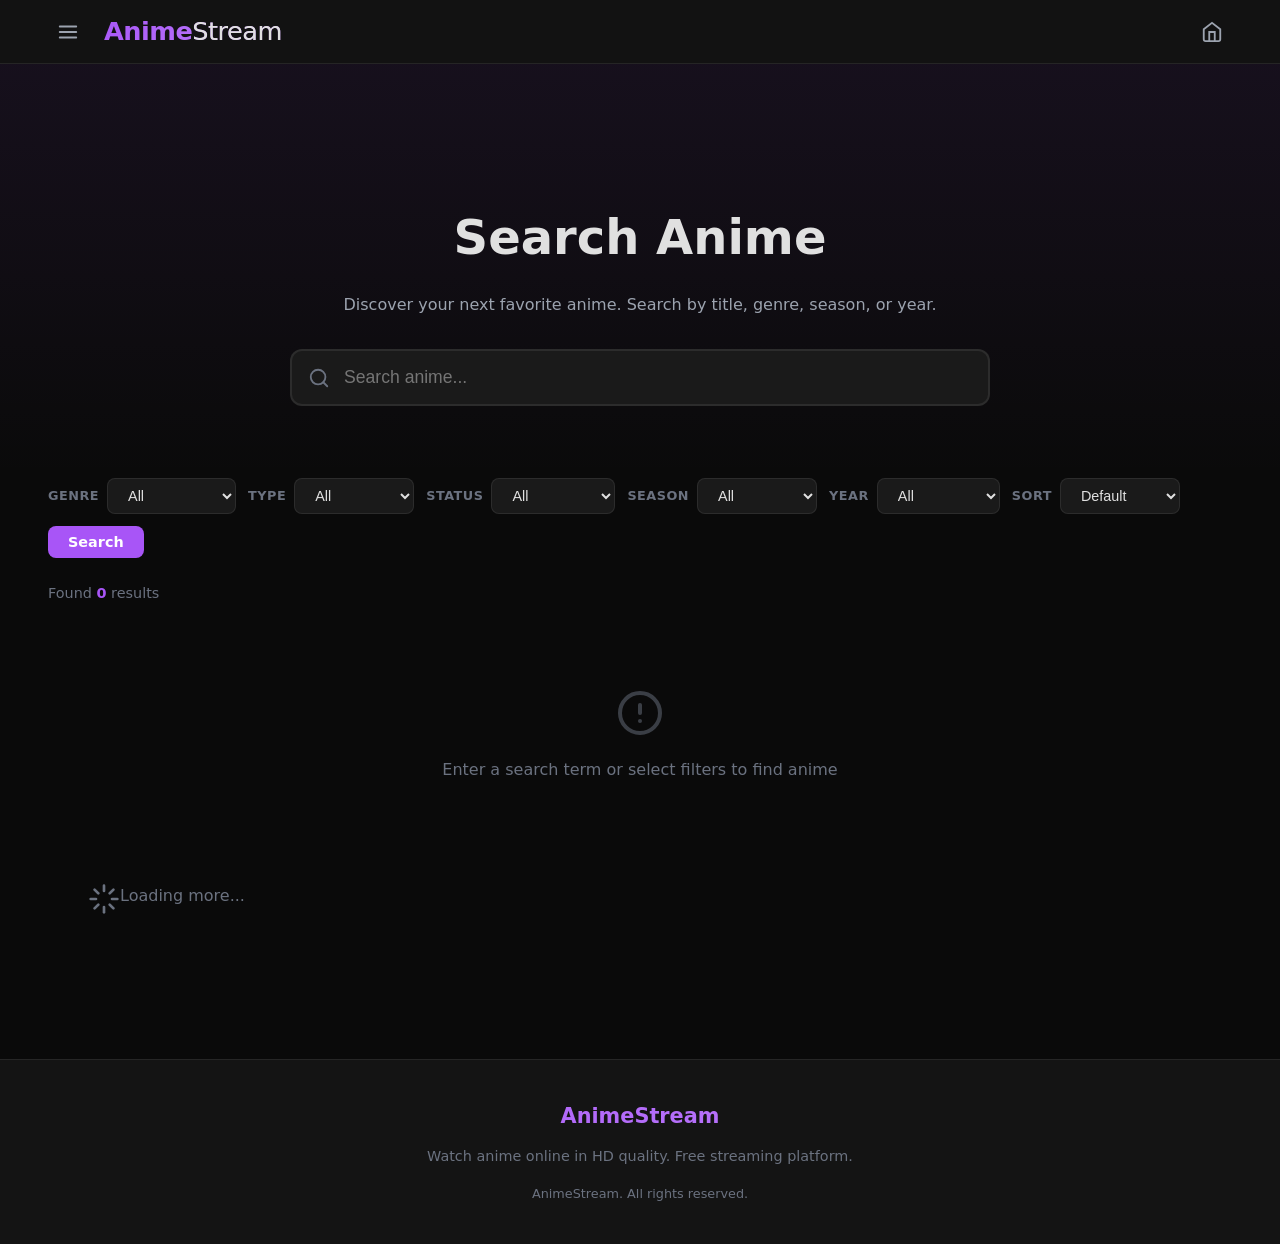
<file: search.html>
<!DOCTYPE html>
<html lang="en">
<head>
<meta charset="UTF-8">
<meta name="viewport" content="width=device-width, initial-scale=1.0">
<title>Search Anime - AnimeStream</title>
<meta name="description" content="Search and filter anime by genre, season, year, and more.">
<style>
*,*::before,*::after{box-sizing:border-box;margin:0;padding:0}
html{scroll-behavior:smooth}
body{font-family:'Segoe UI',system-ui,-apple-system,sans-serif;background:#0a0a0a;color:#e0e0e0;min-height:100vh;overflow-x:hidden;line-height:1.6}
a{text-decoration:none;color:inherit}
img{max-width:100%;display:block}
button{border:none;background:none;cursor:pointer;font-family:inherit;color:inherit}
ul,ol{list-style:none}

:root{
  --primary:#a855f7;--primary-dark:#7e22ce;--primary-glow:rgba(168,85,247,0.4);
  --bg:#0a0a0a;--bg-elevated:#141414;--bg-card:#1a1a1a;--bg-glass:rgba(20,20,20,0.85);
  --text:#e0e0e0;--text-secondary:#9ca3af;--text-muted:#6b7280;
  --border:rgba(255,255,255,0.08);--radius:12px;--radius-sm:8px;
  --transition:all 0.3s cubic-bezier(0.4,0,0.2,1);--header-h:64px;
}

::-webkit-scrollbar{width:8px;height:8px}
::-webkit-scrollbar-track{background:var(--bg)}
::-webkit-scrollbar-thumb{background:#333;border-radius:4px}
::-webkit-scrollbar-thumb:hover{background:var(--primary)}

.skeleton{background:linear-gradient(90deg,#1a1a1a 25%,#252525 50%,#1a1a1a 75%);background-size:200% 100%;animation:skeleton 1.5s infinite;border-radius:var(--radius-sm)}
@keyframes skeleton{0%{background-position:200% 0}100%{background-position:-200% 0}}

/* Header */
.header{position:fixed;top:0;left:0;right:0;height:var(--header-h);background:var(--bg-glass);backdrop-filter:blur(20px);border-bottom:1px solid var(--border);z-index:1000;display:flex;align-items:center;justify-content:space-between;padding:0 clamp(16px,4vw,48px)}
.header-left,.header-right{display:flex;align-items:center;gap:16px}
.logo{font-size:clamp(1.2rem,2.5vw,1.6rem);font-weight:800;background:linear-gradient(135deg,var(--primary),#c084fc);-webkit-background-clip:text;-webkit-text-fill-color:transparent;letter-spacing:-0.5px}
.logo span{-webkit-text-fill-color:var(--text);font-weight:400}
.nav-btn{width:40px;height:40px;border-radius:50%;display:flex;align-items:center;justify-content:center;transition:var(--transition);color:var(--text-secondary)}
.nav-btn:hover{background:var(--bg-card);color:var(--primary)}
.nav-btn svg{width:22px;height:22px}

/* Sidebar */
.sidebar{position:fixed;top:0;left:0;bottom:0;width:280px;background:var(--bg-elevated);border-right:1px solid var(--border);z-index:1001;transform:translateX(-100%);transition:transform 0.4s cubic-bezier(0.4,0,0.2,1);padding-top:var(--header-h);overflow-y:auto}
.sidebar.active{transform:translateX(0)}
.sidebar-overlay{position:fixed;inset:0;background:rgba(0,0,0,0.6);z-index:1000;opacity:0;pointer-events:none;transition:opacity 0.3s}
.sidebar-overlay.active{opacity:1;pointer-events:all}
.sidebar-nav{padding:16px}
.sidebar-nav a{display:flex;align-items:center;gap:14px;padding:14px 16px;border-radius:var(--radius-sm);color:var(--text-secondary);font-weight:500;transition:var(--transition);margin-bottom:4px}
.sidebar-nav a:hover,.sidebar-nav a.active{background:var(--bg-card);color:var(--primary)}
.sidebar-nav a svg{width:22px;height:22px;flex-shrink:0}

/* Search Hero */
.search-hero{padding:clamp(80px,15vh,140px) clamp(16px,4vw,48px) clamp(40px,8vh,80px);text-align:center;background:linear-gradient(180deg,rgba(168,85,247,0.08) 0%,transparent 100%);margin-top:var(--header-h)}
.search-hero h1{font-size:clamp(1.8rem,4vw,3rem);font-weight:800;margin-bottom:16px}
.search-hero p{color:var(--text-secondary);font-size:1rem;margin-bottom:32px;max-width:600px;margin-left:auto;margin-right:auto}
.search-box{max-width:700px;margin:0 auto;position:relative}
.search-box input{width:100%;padding:16px 24px 16px 52px;background:var(--bg-card);border:2px solid var(--border);border-radius:var(--radius);color:var(--text);font-size:1.1rem;outline:none;transition:var(--transition)}
.search-box input:focus{border-color:var(--primary);box-shadow:0 0 20px var(--primary-glow)}
.search-box svg{position:absolute;left:18px;top:50%;transform:translateY(-50%);width:22px;height:22px;color:var(--text-muted);pointer-events:none}

/* Filters */
.filters{padding:0 clamp(16px,4vw,48px) 24px;max-width:1400px;margin:0 auto}
.filters-row{display:flex;gap:12px;flex-wrap:wrap;align-items:center}
.filter-group{display:flex;align-items:center;gap:8px}
.filter-label{font-size:0.8rem;color:var(--text-muted);font-weight:600;text-transform:uppercase;letter-spacing:0.5px;white-space:nowrap}
.filter-select{padding:8px 16px;background:var(--bg-card);border:1px solid var(--border);border-radius:var(--radius-sm);color:var(--text);font-size:0.9rem;outline:none;cursor:pointer;transition:var(--transition);min-width:120px}
.filter-select:focus{border-color:var(--primary)}
.filter-btn{padding:8px 20px;background:var(--primary);color:#fff;font-weight:600;border-radius:var(--radius-sm);font-size:0.9rem;transition:var(--transition)}
.filter-btn:hover{background:var(--primary-dark)}

/* Results */
.results{padding:0 clamp(16px,4vw,48px) clamp(24px,4vw,48px);max-width:1400px;margin:0 auto}
.results-header{display:flex;align-items:center;justify-content:space-between;margin-bottom:24px;flex-wrap:wrap;gap:12px}
.results-count{font-size:0.9rem;color:var(--text-muted)}
.results-count span{color:var(--primary);font-weight:700}
.results-grid{display:grid;grid-template-columns:repeat(auto-fill,minmax(170px,1fr));gap:20px}

/* Anime Card */
.anime-card{background:var(--bg-card);border:1px solid var(--border);border-radius:var(--radius);overflow:hidden;transition:var(--transition);cursor:pointer}
.anime-card:hover{transform:translateY(-8px);box-shadow:0 20px 40px rgba(0,0,0,0.4),0 0 30px var(--primary-glow);border-color:var(--primary)}
.card-image{aspect-ratio:2/3;position:relative;overflow:hidden}
.card-image img{width:100%;height:100%;object-fit:cover;transition:transform 0.5s}
.anime-card:hover .card-image img{transform:scale(1.1)}
.card-gradient{position:absolute;inset:0;background:linear-gradient(to top,rgba(0,0,0,0.9) 0%,transparent 50%)}
.card-badges{position:absolute;top:8px;left:8px;right:8px;display:flex;gap:6px;flex-wrap:wrap;pointer-events:none}
.card-badge{padding:4px 10px;border-radius:20px;font-size:0.7rem;font-weight:700;text-transform:uppercase;letter-spacing:0.5px}
.badge-hd{background:#ef4444;color:#fff}
.badge-score{background:rgba(0,0,0,0.7);color:#fbbf24;display:flex;align-items:center;gap:4px;backdrop-filter:blur(4px)}
.badge-type{background:rgba(255,255,255,0.15);color:#fff;backdrop-filter:blur(4px)}
.card-info{padding:12px 14px 14px}
.card-title{font-weight:600;font-size:0.9rem;line-height:1.35;display:-webkit-box;-webkit-line-clamp:2;-webkit-box-orient:vertical;overflow:hidden;min-height:2.7em}
.card-meta{display:flex;align-items:center;gap:8px;margin-top:6px;font-size:0.8rem;color:var(--text-muted)}
.card-meta-dot{width:4px;height:4px;border-radius:50%;background:var(--text-muted)}

/* Loading */
.loading-more{text-align:center;padding:40px;color:var(--text-muted)}
.loading-more svg{width:32px;height:32px;animation:spin 1s linear infinite;margin-bottom:8px}
@keyframes spin{to{transform:rotate(360deg)}}

/* Error */
.error-state{text-align:center;padding:60px 20px;color:var(--text-muted)}
.error-state svg{width:48px;height:48px;margin-bottom:12px;opacity:0.5}

/* Footer */
.footer{border-top:1px solid var(--border);padding:clamp(24px,4vw,40px) clamp(16px,4vw,48px);text-align:center;background:var(--bg-elevated);margin-top:48px}
.footer-logo{font-size:1.3rem;font-weight:800;background:linear-gradient(135deg,var(--primary),#c084fc);-webkit-background-clip:text;-webkit-text-fill-color:transparent;margin-bottom:12px}
.footer-text{color:var(--text-muted);font-size:0.9rem;margin-bottom:16px}
.footer-copyright{color:var(--text-muted);font-size:0.8rem}

@media(max-width:768px){
  .results-grid{grid-template-columns:repeat(auto-fill,minmax(140px,1fr))}
  .filters-row{justify-content:center}
}
@media(max-width:480px){
  .results-grid{grid-template-columns:repeat(2,1fr)}
  .filter-group{flex:1 1 45%}
  .filter-select{width:100%}
}
</style>
<base target="_blank">
</head>
<body>

<header class="header" id="header">
  <div class="header-left">
    <button class="nav-btn" id="menuBtn" aria-label="Open menu">
      <svg viewBox="0 0 24 24" fill="none" stroke="currentColor" stroke-width="2" stroke-linecap="round"><line x1="3" y1="12" x2="21" y2="12"></line><line x1="3" y1="6" x2="21" y2="6"></line><line x1="3" y1="18" x2="21" y2="18"></line></svg>
    </button>
    <a href="index.html" class="logo">Anime<span>Stream</span></a>
  </div>
  <div class="header-right">
    <a href="index.html" class="nav-btn" aria-label="Home">
      <svg viewBox="0 0 24 24" fill="none" stroke="currentColor" stroke-width="2" stroke-linecap="round"><path d="M3 9l9-7 9 7v11a2 2 0 0 1-2 2H5a2 2 0 0 1-2-2z"></path><polyline points="9 22 9 12 15 12 15 22"></polyline></svg>
    </a>
  </div>
</header>

<div class="sidebar-overlay" id="sidebarOverlay"></div>
<aside class="sidebar" id="sidebar">
  <nav class="sidebar-nav">
    <a href="index.html"><svg viewBox="0 0 24 24" fill="none" stroke="currentColor" stroke-width="2" stroke-linecap="round"><path d="M3 9l9-7 9 7v11a2 2 0 0 1-2 2H5a2 2 0 0 1-2-2z"></path><polyline points="9 22 9 12 15 12 15 22"></polyline></svg>Home</a>
    <a href="search.html" class="active"><svg viewBox="0 0 24 24" fill="none" stroke="currentColor" stroke-width="2" stroke-linecap="round"><circle cx="11" cy="11" r="8"></circle><line x1="21" y1="21" x2="16.65" y2="16.65"></line></svg>Search</a>
    <a href="schedule.html"><svg viewBox="0 0 24 24" fill="none" stroke="currentColor" stroke-width="2" stroke-linecap="round"><rect x="3" y="4" width="18" height="18" rx="2" ry="2"></rect><line x1="16" y1="2" x2="16" y2="6"></line><line x1="8" y1="2" x2="8" y2="6"></line><line x1="3" y1="10" x2="21" y2="10"></line></svg>Schedule</a>
    <a href="creator.html"><svg viewBox="0 0 24 24" fill="none" stroke="currentColor" stroke-width="2" stroke-linecap="round"><path d="M20 21v-2a4 4 0 0 0-4-4H8a4 4 0 0 0-4 4v2"></path><circle cx="12" cy="7" r="4"></circle></svg>Creator</a>
  </nav>
</aside>

<section class="search-hero">
  <h1>Search Anime</h1>
  <p>Discover your next favorite anime. Search by title, genre, season, or year.</p>
  <div class="search-box">
    <svg viewBox="0 0 24 24" fill="none" stroke="currentColor" stroke-width="2" stroke-linecap="round"><circle cx="11" cy="11" r="8"></circle><line x1="21" y1="21" x2="16.65" y2="16.65"></line></svg>
    <input type="text" id="searchInput" placeholder="Search anime..." autocomplete="off">
  </div>
</section>

<div class="filters">
  <div class="filters-row">
    <div class="filter-group">
      <span class="filter-label">Genre</span>
      <select class="filter-select" id="genreFilter">
        <option value="">All</option>
        <option value="1">Action</option>
        <option value="2">Adventure</option>
        <option value="4">Comedy</option>
        <option value="8">Drama</option>
        <option value="10">Fantasy</option>
        <option value="14">Horror</option>
        <option value="22">Romance</option>
        <option value="24">Sci-Fi</option>
        <option value="30">Sports</option>
        <option value="36">Slice of Life</option>
      </select>
    </div>
    <div class="filter-group">
      <span class="filter-label">Type</span>
      <select class="filter-select" id="typeFilter">
        <option value="">All</option>
        <option value="tv">TV</option>
        <option value="movie">Movie</option>
        <option value="ova">OVA</option>
        <option value="ona">ONA</option>
        <option value="special">Special</option>
      </select>
    </div>
    <div class="filter-group">
      <span class="filter-label">Status</span>
      <select class="filter-select" id="statusFilter">
        <option value="">All</option>
        <option value="airing">Airing</option>
        <option value="complete">Completed</option>
        <option value="upcoming">Upcoming</option>
      </select>
    </div>
    <div class="filter-group">
      <span class="filter-label">Season</span>
      <select class="filter-select" id="seasonFilter">
        <option value="">All</option>
        <option value="winter">Winter</option>
        <option value="spring">Spring</option>
        <option value="summer">Summer</option>
        <option value="fall">Fall</option>
      </select>
    </div>
    <div class="filter-group">
      <span class="filter-label">Year</span>
      <select class="filter-select" id="yearFilter">
        <option value="">All</option>
        <option value="2026">2026</option>
        <option value="2025">2025</option>
        <option value="2024">2024</option>
        <option value="2023">2023</option>
        <option value="2022">2022</option>
        <option value="2021">2021</option>
        <option value="2020">2020</option>
        <option value="2019">2019</option>
        <option value="2018">2018</option>
        <option value="2010_2017">2010-2017</option>
        <option value="2000_2009">2000-2009</option>
        <option value="1990_1999">1990-1999</option>
        <option value="1980_1989">1980-1989</option>
      </select>
    </div>
    <div class="filter-group">
      <span class="filter-label">Sort</span>
      <select class="filter-select" id="sortFilter">
        <option value="">Default</option>
        <option value="score">Score</option>
        <option value="popularity">Popularity</option>
        <option value="members">Members</option>
        <option value="favorites">Favorites</option>
      </select>
    </div>
    <button class="filter-btn" id="searchBtn">Search</button>
  </div>
</div>

<div class="results">
  <div class="results-header">
    <span class="results-count">Found <span id="resultCount">0</span> results</span>
  </div>
  <div class="results-grid" id="resultsGrid">
    <div class="error-state" style="grid-column:1/-1">
      <svg viewBox="0 0 24 24" fill="none" stroke="currentColor" stroke-width="2" stroke-linecap="round"><circle cx="12" cy="12" r="10"></circle><line x1="12" y1="8" x2="12" y2="12"></line><line x1="12" y1="16" x2="12.01" y2="16"></line></svg>
      <p>Enter a search term or select filters to find anime</p>
    </div>
  </div>
  <div class="loading-more" id="loadingMore" style="display:none">
    <svg viewBox="0 0 24 24" fill="none" stroke="currentColor" stroke-width="2" stroke-linecap="round"><line x1="12" y1="2" x2="12" y2="6"></line><line x1="12" y1="18" x2="12" y2="22"></line><line x1="4.93" y1="4.93" x2="7.76" y2="7.76"></line><line x1="16.24" y1="16.24" x2="19.07" y2="19.07"></line><line x1="2" y1="12" x2="6" y2="12"></line><line x1="18" y1="12" x2="22" y2="12"></line><line x1="4.93" y1="19.07" x2="7.76" y2="16.24"></line><line x1="16.24" y1="7.76" x2="19.07" y2="4.93"></line></svg>
    <p>Loading more...</p>
  </div>
</div>

<footer class="footer">
  <div class="footer-content">
    <div class="footer-logo">AnimeStream</div>
    <p class="footer-text">Watch anime online in HD quality. Free streaming platform.</p>
    <p class="footer-copyright"> AnimeStream. All rights reserved.</p>
  </div>
</footer>

<script>
const API_BASE = 'https://api.jikan.moe/v4';
const CACHE_TTL = 5 * 60 * 1000;
const MAX_RETRIES = 3;
const RETRY_DELAY = 1000;
const $ = (sel, ctx = document) => ctx.querySelector(sel);
const $$ = (sel, ctx = document) => Array.from(ctx.querySelectorAll(sel));
const sleep = (ms) => new Promise(r => setTimeout(r, ms));

function getCache(key) {
  try {
    const item = localStorage.getItem('as_cache_' + key);
    if (!item) return null;
    const parsed = JSON.parse(item);
    if (Date.now() - parsed.ts > CACHE_TTL) { localStorage.removeItem('as_cache_' + key); return null; }
    return parsed.data;
  } catch { return null; }
}
function setCache(key, data) {
  try { localStorage.setItem('as_cache_' + key, JSON.stringify({ ts: Date.now(), data })); } catch {}
}

async function fetchWithRetry(url, retries = MAX_RETRIES) {
  const controller = new AbortController();
  const timeout = setTimeout(() => controller.abort(), 10000);
  try {
    const res = await fetch(url, { signal: controller.signal });
    clearTimeout(timeout);
    if (!res.ok) throw new Error(`HTTP ${res.status}`);
    return await res.json();
  } catch (err) {
    clearTimeout(timeout);
    if (retries > 0) { await sleep(RETRY_DELAY * (MAX_RETRIES - retries + 1)); return fetchWithRetry(url, retries - 1); }
    throw err;
  }
}

async function apiRequest(endpoint, cacheKey) {
  const cached = getCache(cacheKey);
  if (cached) return cached;
  const data = await fetchWithRetry(API_BASE + endpoint);
  setCache(cacheKey, data);
  return data;
}

const debounce = (fn, ms) => { let t; return (...a) => { clearTimeout(t); t = setTimeout(() => fn(...a), ms); }; };

let currentPage = 1;
let isLoading = false;
let currentQuery = '';
let hasMore = true;

function goToAnime(id) { window.location.href = `anime.html?id=${id}`; }

function createCard(anime) {
  const img = anime.images?.jpg?.large_image_url || anime.images?.jpg?.image_url || '';
  const score = anime.score ? anime.score.toFixed(2) : 'N/A';
  const type = anime.type || 'TV';
  const title = anime.title_english || anime.title || 'Unknown';

  return `
    <article class="anime-card" onclick="goToAnime(${anime.mal_id})">
      <div class="card-image">
        <img src="${img}" alt="${title}" loading="lazy" onerror="this.src='data:image/svg+xml,<svg xmlns=%22http://www.w3.org/2000/svg%22 width=%22220%22 height=%22330%22><rect fill=%22%231a1a1a%22 width=%22100%25%22 height=%22100%25%22/><text fill=%22%23666%22 x=%2250%25%22 y=%2250%25%22 text-anchor=%22middle%22 font-size=%2214%22>No Image</text></svg>'">
        <div class="card-gradient"></div>
        <div class="card-badges">
          <span class="card-badge badge-hd">HD</span>
          <span class="card-badge badge-score"><svg width="12" height="12" viewBox="0 0 24 24" fill="currentColor"><polygon points="12 2 15.09 8.26 22 9.27 17 14.14 18.18 21.02 12 17.77 5.82 21.02 7 14.14 2 9.27 8.91 8.26 12 2"></polygon></svg>${score}</span>
          <span class="card-badge badge-type">${type}</span>
        </div>
      </div>
      <div class="card-info">
        <h3 class="card-title">${title}</h3>
      </div>
    </article>
  `;
}

function buildUrl() {
  const query = $('#searchInput').value.trim();
  const genre = $('#genreFilter').value;
  const type = $('#typeFilter').value;
  const status = $('#statusFilter').value;
  const season = $('#seasonFilter').value;
  const year = $('#yearFilter').value;
  const sort = $('#sortFilter').value;

  let url = '/anime?';
  const params = [];
  if (query) params.push(`q=${encodeURIComponent(query)}`);
  if (genre) params.push(`genres=${genre}`);
  if (type) params.push(`type=${type}`);
  if (status) params.push(`status=${status}`);
  if (season) params.push(`season=${season}`);
  if (year) {
    if (year.includes('_')) {
      const [s, e] = year.split('_');
      params.push(`start_date=${s}-01-01&end_date=${e}-12-31`);
    } else {
      params.push(`start_date=${year}-01-01&end_date=${year}-12-31`);
    }
  }
  if (sort) params.push(`order_by=${sort}&sort=desc`);
  params.push(`page=${currentPage}&limit=24&sfw=true`);

  return url + params.join('&');
}

async function performSearch(append = false) {
  if (isLoading) return;
  isLoading = true;

  if (!append) {
    currentPage = 1;
    hasMore = true;
    $('#resultsGrid').innerHTML = Array(12).fill('<div class="anime-card" style="pointer-events:none"><div class="card-image"><div class="skeleton skeleton-card"></div></div><div class="card-info"><div class="skeleton skeleton-text"></div><div class="skeleton skeleton-text short"></div></div></div>').join('');
  }

  $('#loadingMore').style.display = append ? 'flex' : 'none';

  try {
    const url = buildUrl();
    const cacheKey = `search_${btoa(url).slice(0,50)}`;
    const data = await apiRequest(url, cacheKey);
    const results = data?.data || [];
    const pagination = data?.pagination || {};

    hasMore = pagination.has_next_page || false;

    if (!append) {
      $('#resultCount').textContent = pagination.items?.total || results.length;
    }

    if (results.length === 0 && !append) {
      $('#resultsGrid').innerHTML = `
        <div class="error-state" style="grid-column:1/-1">
          <svg viewBox="0 0 24 24" fill="none" stroke="currentColor" stroke-width="2" stroke-linecap="round"><circle cx="12" cy="12" r="10"></circle><line x1="12" y1="8" x2="12" y2="12"></line><line x1="12" y1="16" x2="12.01" y2="16"></line></svg>
          <p>No results found. Try different search terms or filters.</p>
        </div>
      `;
    } else {
      const html = results.map(createCard).join('');
      if (append) {
        const temp = document.createElement('div');
        temp.innerHTML = html;
        $$('.anime-card', temp).forEach(c => $('#resultsGrid').appendChild(c));
      } else {
        $('#resultsGrid').innerHTML = html;
      }
    }
  } catch (err) {
    console.error('Search failed:', err);
    if (!append) {
      $('#resultsGrid').innerHTML = `
        <div class="error-state" style="grid-column:1/-1">
          <svg viewBox="0 0 24 24" fill="none" stroke="currentColor" stroke-width="2" stroke-linecap="round"><circle cx="12" cy="12" r="10"></circle><line x1="12" y1="8" x2="12" y2="12"></line><line x1="12" y1="16" x2="12.01" y2="16"></line></svg>
          <p>Search failed. Please try again.</p>
          <button class="retry-btn" style="margin-top:12px;padding:8px 20px;background:var(--bg-card);border:1px solid var(--border);border-radius:var(--radius-sm);color:var(--text);font-size:0.85rem;cursor:pointer" onclick="performSearch()">Retry</button>
        </div>
      `;
    }
  } finally {
    isLoading = false;
    $('#loadingMore').style.display = 'none';
  }
}

const debouncedSearch = debounce(() => performSearch(), 500);

// Infinite scroll
window.addEventListener('scroll', () => {
  if (isLoading || !hasMore) return;
  const scrollBottom = window.innerHeight + window.scrollY >= document.body.offsetHeight - 500;
  if (scrollBottom) {
    currentPage++;
    performSearch(true);
  }
});

// Sidebar
function openSidebar() { $('#sidebar').classList.add('active'); $('#sidebarOverlay').classList.add('active'); document.body.style.overflow = 'hidden'; }
function closeSidebar() { $('#sidebar').classList.remove('active'); $('#sidebarOverlay').classList.remove('active'); document.body.style.overflow = ''; }

// URL params
function loadFromUrl() {
  const params = new URLSearchParams(window.location.search);
  const q = params.get('q');
  if (q) {
    $('#searchInput').value = q;
    performSearch();
  }
}

document.addEventListener('DOMContentLoaded', () => {
  $('#menuBtn').addEventListener('click', openSidebar);
  $('#sidebarOverlay').addEventListener('click', closeSidebar);
  $('#searchBtn').addEventListener('click', () => performSearch());
  $('#searchInput').addEventListener('input', debouncedSearch);
  $$('.filter-select').forEach(s => s.addEventListener('change', () => performSearch()));

  loadFromUrl();
});
</script>
</body>
</html>
</file>
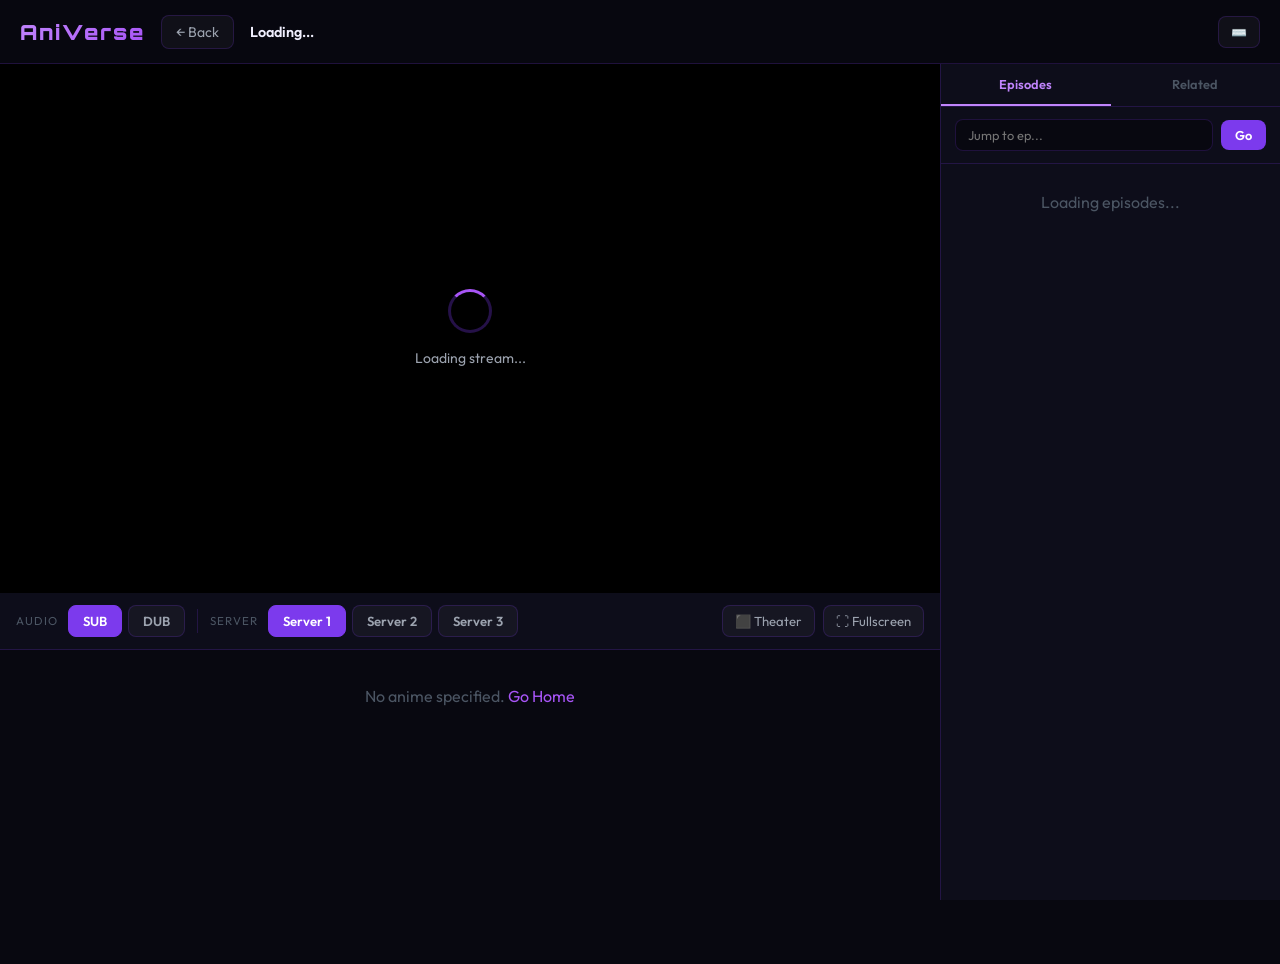
<file: watch.html>
<!DOCTYPE html>
<html lang="en">
<head>
<meta charset="UTF-8">
<meta name="viewport" content="width=device-width, initial-scale=1.0">
<title>Watch — AniVerse</title>
<link rel="preconnect" href="https://fonts.googleapis.com">
<link href="https://fonts.googleapis.com/css2?family=Outfit:wght@300;400;500;600;700;800;900&family=Orbitron:wght@400;700;900&display=swap" rel="stylesheet">
<style>
:root {
  --bg-primary: #080810; --bg-secondary: #0d0d1a; --bg-card: #111122;
  --bg-glass: rgba(255,255,255,0.04);
  --accent: #7c3aed; --accent-bright: #a855f7; --accent-glow: rgba(124,58,237,0.4);
  --neon: #c084fc; --text-primary: #f1f0ff; --text-secondary: #9ca3af;
  --text-muted: #4b5563; --border: rgba(124,58,237,0.2); --border-bright: rgba(124,58,237,0.5);
  --radius: 12px; --font-main: 'Outfit', sans-serif; --font-display: 'Orbitron', monospace;
  --header-h: 64px;
}
*, *::before, *::after { box-sizing: border-box; margin: 0; padding: 0; }
html { scroll-behavior: smooth; }
body { font-family: var(--font-main); background: var(--bg-primary); color: var(--text-primary); min-height: 100vh; overflow-x: hidden; }
a { text-decoration: none; color: inherit; }
button { cursor: pointer; border: none; outline: none; font-family: var(--font-main); }
::-webkit-scrollbar { width: 5px; height: 5px; } ::-webkit-scrollbar-track { background: var(--bg-secondary); } ::-webkit-scrollbar-thumb { background: var(--accent); border-radius: 3px; }

/* HEADER */
.header { position: fixed; top: 0; left: 0; right: 0; z-index: 1000; height: var(--header-h); display: flex; align-items: center; padding: 0 20px; background: rgba(8,8,16,0.95); backdrop-filter: blur(20px); border-bottom: 1px solid var(--border); gap: 16px; }
.logo { font-family: var(--font-display); font-size: 1.3rem; font-weight: 900; background: linear-gradient(135deg, var(--neon), var(--accent-bright)); -webkit-background-clip: text; -webkit-text-fill-color: transparent; background-clip: text; letter-spacing: 2px; }
.header-back { display: flex; align-items: center; gap: 8px; color: var(--text-secondary); font-size: 0.875rem; padding: 7px 14px; background: var(--bg-glass); border: 1px solid var(--border); border-radius: 8px; transition: all 0.2s; }
.header-back:hover { color: var(--neon); border-color: var(--accent-bright); }
.header-anime-title { font-size: 0.9rem; font-weight: 600; color: var(--text-primary); overflow: hidden; text-overflow: ellipsis; white-space: nowrap; max-width: 400px; }
.header-right { margin-left: auto; display: flex; align-items: center; gap: 10px; }

/* WATCH LAYOUT */
.watch-layout { display: grid; grid-template-columns: 1fr 340px; gap: 0; min-height: calc(100vh - var(--header-h)); margin-top: var(--header-h); }
.watch-main { display: flex; flex-direction: column; min-height: 0; }
.watch-sidebar { background: var(--bg-secondary); border-left: 1px solid var(--border); display: flex; flex-direction: column; height: calc(100vh - var(--header-h)); position: sticky; top: var(--header-h); overflow: hidden; }

/* PLAYER */
.player-container { position: relative; width: 100%; background: #000; }
.player-container.theater { position: fixed; top: 0; left: 0; right: 0; bottom: 0; z-index: 900; margin-top: 0; }
.player-wrap { position: relative; width: 100%; padding-top: 56.25%; background: #000; }
.player-wrap.theater-wrap { padding-top: 0; height: 100%; }
.player-iframe { position: absolute; top: 0; left: 0; width: 100%; height: 100%; border: none; }
.player-loading { position: absolute; inset: 0; display: flex; align-items: center; justify-content: center; background: #000; flex-direction: column; gap: 16px; z-index: 5; }
.player-loading.hidden { display: none; }
.spinner { width: 44px; height: 44px; border: 3px solid rgba(124,58,237,0.3); border-top-color: var(--accent-bright); border-radius: 50%; animation: spin 0.8s linear infinite; }
@keyframes spin { to { transform: rotate(360deg); } }
.player-loading p { color: var(--text-secondary); font-size: 0.875rem; }

/* PLAYER CONTROLS BAR */
.player-controls-bar {
  display: flex; align-items: center; gap: 8px; flex-wrap: wrap;
  padding: 12px 16px;
  background: var(--bg-secondary); border-bottom: 1px solid var(--border);
}
.ctrl-group { display: flex; align-items: center; gap: 6px; }
.ctrl-label { font-size: 0.72rem; color: var(--text-muted); text-transform: uppercase; letter-spacing: 1px; margin-right: 4px; }
.ctrl-btn {
  padding: 7px 14px; border-radius: 8px;
  background: var(--bg-glass); border: 1px solid var(--border);
  color: var(--text-secondary); font-size: 0.82rem; font-weight: 600;
  transition: all 0.2s;
}
.ctrl-btn:hover { border-color: var(--accent-bright); color: var(--neon); }
.ctrl-btn.active { background: var(--accent); border-color: var(--accent); color: #fff; }
.ctrl-sep { width: 1px; height: 24px; background: var(--border); margin: 0 4px; }
.spacer { flex: 1; }
.theater-btn, .fullscreen-btn {
  padding: 7px 12px; border-radius: 8px;
  background: var(--bg-glass); border: 1px solid var(--border);
  color: var(--text-secondary); font-size: 0.82rem;
  transition: all 0.2s;
}
.theater-btn:hover, .fullscreen-btn:hover { border-color: var(--accent-bright); color: var(--neon); }
.theater-btn.active { background: var(--accent); border-color: var(--accent); color: #fff; }

/* EPISODE AREA */
.watch-info { padding: 16px; flex: 1; overflow-y: auto; }
.watch-title { font-size: 1.1rem; font-weight: 700; margin-bottom: 4px; }
.watch-ep-label { font-size: 0.85rem; color: var(--text-muted); margin-bottom: 16px; }
.watch-nav-row { display: flex; gap: 10px; margin-bottom: 20px; }
.nav-ep-btn {
  flex: 1; padding: 10px; border-radius: 10px;
  background: var(--bg-card); border: 1px solid var(--border);
  color: var(--text-secondary); font-size: 0.82rem; font-weight: 600;
  transition: all 0.2s; text-align: center;
}
.nav-ep-btn:hover { border-color: var(--accent-bright); color: var(--neon); }
.nav-ep-btn:disabled { opacity: 0.3; cursor: not-allowed; }
.nav-ep-btn.primary { background: var(--accent); border-color: var(--accent); color: #fff; }
.auto-next-row { display: flex; align-items: center; justify-content: space-between; padding: 10px 14px; background: var(--bg-glass); border: 1px solid var(--border); border-radius: 10px; margin-bottom: 16px; font-size: 0.85rem; }
.toggle-sw { width: 38px; height: 20px; background: var(--text-muted); border-radius: 10px; position: relative; cursor: pointer; transition: background 0.3s; flex-shrink: 0; }
.toggle-sw.on { background: var(--accent-bright); }
.toggle-sw::after { content: ''; position: absolute; top: 3px; left: 3px; width: 14px; height: 14px; background: #fff; border-radius: 50%; transition: left 0.3s; }
.toggle-sw.on::after { left: 21px; }

/* SERVER Selector */
.server-row { display: flex; gap: 8px; flex-wrap: wrap; margin-bottom: 20px; }
.server-btn {
  padding: 6px 14px; border-radius: 8px;
  background: var(--bg-card); border: 1px solid var(--border);
  color: var(--text-muted); font-size: 0.8rem; font-weight: 600;
  transition: all 0.2s;
}
.server-btn:hover { border-color: var(--accent-bright); color: var(--neon); }
.server-btn.active { background: var(--accent); border-color: var(--accent); color: #fff; }
.server-label { font-size: 0.72rem; color: var(--text-muted); text-transform: uppercase; letter-spacing: 1px; margin-bottom: 8px; }

/* SIDEBAR TABS */
.sidebar-tabs { display: flex; border-bottom: 1px solid var(--border); }
.sidebar-tab { flex: 1; padding: 12px; font-size: 0.8rem; font-weight: 600; color: var(--text-muted); background: none; border-bottom: 2px solid transparent; transition: all 0.2s; text-align: center; }
.sidebar-tab:hover { color: var(--text-primary); }
.sidebar-tab.active { color: var(--neon); border-bottom-color: var(--neon); }
.sidebar-tab-panel { display: none; flex-direction: column; flex: 1; overflow: hidden; }
.sidebar-tab-panel.active { display: flex; }

/* EPISODE LIST SIDEBAR */
.ep-list-header { padding: 12px 14px; border-bottom: 1px solid var(--border); display: flex; align-items: center; gap: 8px; }
.ep-list-header input { flex: 1; padding: 7px 12px; background: var(--bg-primary); border: 1px solid var(--border); border-radius: 8px; color: var(--text-primary); font-size: 0.8rem; outline: none; font-family: var(--font-main); }
.ep-list-header input:focus { border-color: var(--accent-bright); }
.ep-list { flex: 1; overflow-y: auto; padding: 8px; display: grid; grid-template-columns: repeat(auto-fill, minmax(50px, 1fr)); gap: 5px; align-content: start; }
.ep-item {
  aspect-ratio: 1; display: flex; align-items: center; justify-content: center;
  background: var(--bg-card); border: 1px solid var(--border); border-radius: 8px;
  font-size: 0.82rem; font-weight: 700; cursor: pointer; transition: all 0.2s;
}
.ep-item:hover { background: var(--accent); border-color: var(--accent); }
.ep-item.active { background: var(--accent-bright); border-color: var(--accent-bright); color: #fff; }

/* RELATED ANIME SIDEBAR */
.related-list { flex: 1; overflow-y: auto; padding: 8px; }
.related-item { display: flex; gap: 10px; padding: 8px; border-radius: 10px; cursor: pointer; transition: all 0.2s; }
.related-item:hover { background: var(--bg-glass); }
.related-img { width: 50px; height: 70px; border-radius: 6px; object-fit: cover; flex-shrink: 0; background: var(--bg-card); }
.related-info { flex: 1; min-width: 0; }
.related-title { font-size: 0.8rem; font-weight: 600; margin-bottom: 3px; display: -webkit-box; -webkit-line-clamp: 2; -webkit-box-orient: vertical; overflow: hidden; }
.related-meta { font-size: 0.72rem; color: var(--text-muted); }

/* SYNOPSIS */
.watch-synopsis { font-size: 0.82rem; line-height: 1.7; color: var(--text-secondary); max-height: 100px; overflow: hidden; transition: max-height 0.3s; }
.watch-synopsis.expanded { max-height: 500px; }
.read-more-btn { font-size: 0.78rem; color: var(--accent-bright); cursor: pointer; margin-top: 4px; background: none; }

/* THEATER MODE */
body.theater .watch-layout { position: fixed; inset: 0; z-index: 800; margin: 0; }
body.theater .watch-sidebar { display: none; }
body.theater .watch-main { width: 100%; }
body.theater .player-controls-bar { position: fixed; bottom: 0; left: 0; right: 0; z-index: 901; background: rgba(8,8,16,0.95); }

/* KEYBOARD SHORTCUTS TOOLTIP */
.shortcuts-panel {
  position: fixed; bottom: 80px; right: 20px; z-index: 2000;
  background: var(--bg-card); border: 1px solid var(--border);
  border-radius: var(--radius); padding: 16px; min-width: 200px;
  display: none; box-shadow: 0 20px 40px rgba(0,0,0,0.5);
}
.shortcuts-panel.show { display: block; }
.shortcut-row { display: flex; justify-content: space-between; gap: 16px; padding: 5px 0; font-size: 0.78rem; }
.shortcut-key { background: var(--bg-secondary); padding: 2px 8px; border-radius: 4px; border: 1px solid var(--border); font-family: monospace; color: var(--neon); }

@media (max-width: 900px) {
  .watch-layout { grid-template-columns: 1fr; }
  .watch-sidebar { position: static; height: auto; max-height: none; border-left: none; border-top: 1px solid var(--border); }
  .ep-list { max-height: 300px; }
}
@media (max-width: 480px) {
  .header-anime-title { display: none; }
  .ctrl-label { display: none; }
}
</style>
</head>
<body>

<header class="header">
  <a href="index.html" class="logo">AniVerse</a>
  <a href="javascript:history.back()" class="header-back">← Back</a>
  <span class="header-anime-title" id="headerTitle">Loading...</span>
  <div class="header-right">
    <button onclick="toggleShortcuts()" style="padding:7px 12px;background:var(--bg-glass);border:1px solid var(--border);border-radius:8px;color:var(--text-muted);font-size:0.8rem;transition:all 0.2s" title="Keyboard Shortcuts">⌨️</button>
  </div>
</header>

<div class="shortcuts-panel" id="shortcutsPanel">
  <div style="font-size:0.8rem;font-weight:700;margin-bottom:10px;color:var(--text-primary)">⌨️ Shortcuts</div>
  <div class="shortcut-row"><span>Previous</span><span class="shortcut-key">←</span></div>
  <div class="shortcut-row"><span>Next</span><span class="shortcut-key">→</span></div>
  <div class="shortcut-row"><span>Theater</span><span class="shortcut-key">T</span></div>
  <div class="shortcut-row"><span>Fullscreen</span><span class="shortcut-key">F</span></div>
  <div class="shortcut-row"><span>Sub/Dub</span><span class="shortcut-key">S</span></div>
</div>

<div class="watch-layout" id="watchLayout">
  <!-- MAIN AREA -->
  <div class="watch-main" id="watchMain">
    <div class="player-container" id="playerContainer">
      <div class="player-wrap" id="playerWrap">
        <div class="player-loading" id="playerLoading">
          <div class="spinner"></div>
          <p>Loading stream...</p>
        </div>
        <iframe class="player-iframe" id="playerIframe" allowfullscreen allow="autoplay; encrypted-media; fullscreen; picture-in-picture" sandbox="allow-scripts allow-same-origin allow-presentation allow-forms"></iframe>
      </div>
    </div>

    <!-- CONTROLS BAR -->
    <div class="player-controls-bar" id="controlsBar">
      <div class="ctrl-group">
        <span class="ctrl-label">Audio</span>
        <button class="ctrl-btn active" id="subBtn" onclick="setAudio('sub')">SUB</button>
        <button class="ctrl-btn" id="dubBtn" onclick="setAudio('dub')">DUB</button>
      </div>
      <div class="ctrl-sep"></div>
      <div class="ctrl-group" id="serverBtns">
        <span class="ctrl-label">Server</span>
        <button class="ctrl-btn active" onclick="setServer(0,this)">Server 1</button>
        <button class="ctrl-btn" onclick="setServer(1,this)">Server 2</button>
        <button class="ctrl-btn" onclick="setServer(2,this)">Server 3</button>
      </div>
      <div class="spacer"></div>
      <button class="theater-btn" id="theaterBtn" onclick="toggleTheater()" title="Theater Mode (T)">⬛ Theater</button>
      <button class="fullscreen-btn" onclick="goFullscreen()" title="Fullscreen (F)">⛶ Fullscreen</button>
    </div>

    <!-- WATCH INFO -->
    <div class="watch-info" id="watchInfoArea">
      <div id="watchInfoContent">
        <div style="padding:20px;text-align:center;color:var(--text-muted)"><div class="spinner" style="margin:0 auto 12px"></div>Loading info...</div>
      </div>
    </div>
  </div>

  <!-- SIDEBAR -->
  <div class="watch-sidebar">
    <div class="sidebar-tabs">
      <button class="sidebar-tab active" onclick="switchSidebarTab('episodes',this)">Episodes</button>
      <button class="sidebar-tab" onclick="switchSidebarTab('related',this)">Related</button>
    </div>

    <div class="sidebar-tab-panel active" id="sidepanel-episodes">
      <div class="ep-list-header">
        <input type="number" id="epSearch" placeholder="Jump to ep..." min="1">
        <button onclick="jumpToEp()" style="padding:7px 14px;background:var(--accent);color:#fff;border-radius:8px;font-weight:600;font-size:0.8rem">Go</button>
      </div>
      <div class="ep-list" id="sideEpList">
        <div style="grid-column:1/-1;padding:20px;text-align:center;color:var(--text-muted)">Loading episodes...</div>
      </div>
    </div>

    <div class="sidebar-tab-panel" id="sidepanel-related">
      <div class="related-list" id="relatedList">
        <div style="padding:20px;text-align:center;color:var(--text-muted)">Loading...</div>
      </div>
    </div>
  </div>
</div>

<script>
const API = 'https://api.jikan.moe/v4';
const STREAM_BASE = 'https://megaplay.buzz/stream/mal';

// State
let state = {
  id: null, ep: 1, audio: 'sub', theater: false,
  autoNext: true, totalEps: null, title: '', synopsis: ''
};

// Servers: alternate stream sources using the same megaplay URL pattern but with slight variation
const SERVERS = [
  ep => `${STREAM_BASE}/${state.id}/${ep}/${state.audio}`,
  ep => `${STREAM_BASE}/${state.id}/${ep}/${state.audio}`,
  ep => `${STREAM_BASE}/${state.id}/${ep}/${state.audio}`
];
let currentServer = 0;

function esc(s) { if(!s) return ''; return String(s).replace(/[&<>"']/g,m=>({'&':'&amp;','<':'&lt;','>':'&gt;','"':'&quot;',"'":'&#39;'}[m])); }
function safeImg(u) { return u || ''; }
function trunc(s,n) { return s && s.length>n ? s.slice(0,n)+'…' : (s||''); }
function getParam(k) { return new URLSearchParams(window.location.search).get(k); }

async function fetchWithTimeout(url, timeout=8000) {
  const ctrl = new AbortController();
  const t = setTimeout(()=>ctrl.abort(), timeout);
  try { const r = await fetch(url,{signal:ctrl.signal}); clearTimeout(t); if(!r.ok) throw new Error('HTTP '+r.status); return await r.json(); }
  catch(e) { clearTimeout(t); throw e; }
}
async function fetchRetry(url, n=3) {
  for(let i=0;i<n;i++) { try { return await fetchWithTimeout(url); } catch(e) { if(i<n-1) await new Promise(r=>setTimeout(r,700*(i+1))); else throw e; } }
}

function loadPlayer(ep, audio) {
  const iframe = document.getElementById('playerIframe');
  const loading = document.getElementById('playerLoading');
  if (loading) loading.classList.remove('hidden');
  const src = SERVERS[currentServer](ep);
  if (iframe) {
    iframe.src = '';
    setTimeout(() => {
      iframe.src = src;
      iframe.onload = () => { if (loading) loading.classList.add('hidden'); };
    }, 100);
  }
  // Update URL
  const url = new URL(window.location.href);
  url.searchParams.set('ep', ep);
  window.history.pushState({}, '', url.toString());
  // Highlight episode
  highlightEp(ep);
}

function setAudio(type) {
  state.audio = type;
  document.getElementById('subBtn').classList.toggle('active', type==='sub');
  document.getElementById('dubBtn').classList.toggle('active', type==='dub');
  loadPlayer(state.ep, type);
}

function setServer(idx, btn) {
  currentServer = idx;
  document.querySelectorAll('#serverBtns .ctrl-btn').forEach((b,i) => b.classList.toggle('active', i===idx));
  loadPlayer(state.ep, state.audio);
}

function prevEp() { if (state.ep > 1) { state.ep--; loadPlayer(state.ep, state.audio); updateNavBtns(); } }
function nextEp() {
  const max = state.totalEps || Infinity;
  if (state.ep < max) { state.ep++; loadPlayer(state.ep, state.audio); updateNavBtns(); }
}
function goToEp(n) { state.ep = n; loadPlayer(n, state.audio); updateNavBtns(); }

function updateNavBtns() {
  const prev = document.getElementById('prevEpBtn');
  const next = document.getElementById('nextEpBtn');
  if (prev) prev.disabled = state.ep <= 1;
  if (next) next.disabled = state.ep >= (state.totalEps || Infinity);
  document.getElementById('currentEpLabel') && (document.getElementById('currentEpLabel').textContent = `Episode ${state.ep}`);
}

function jumpToEp() {
  const n = parseInt(document.getElementById('epSearch')?.value);
  if (n && !isNaN(n) && n >= 1) goToEp(n);
}

function highlightEp(n) {
  document.querySelectorAll('.ep-item').forEach(el => {
    el.classList.toggle('active', parseInt(el.dataset.ep) === n);
  });
}

function switchSidebarTab(name, btn) {
  document.querySelectorAll('.sidebar-tab').forEach(b => b.classList.remove('active'));
  document.querySelectorAll('.sidebar-tab-panel').forEach(p => p.classList.remove('active'));
  btn.classList.add('active');
  document.getElementById('sidepanel-'+name)?.classList.add('active');
}

function toggleTheater() {
  state.theater = !state.theater;
  document.body.classList.toggle('theater', state.theater);
  document.getElementById('theaterBtn')?.classList.toggle('active', state.theater);
}

function goFullscreen() {
  const el = document.getElementById('playerContainer');
  if (!el) return;
  if (document.fullscreenElement) { document.exitFullscreen(); }
  else { el.requestFullscreen?.() || el.webkitRequestFullscreen?.() || el.mozRequestFullScreen?.(); }
}

function toggleAutoNext() {
  state.autoNext = !state.autoNext;
  const tog = document.getElementById('autoNextToggle');
  if (tog) tog.classList.toggle('on', state.autoNext);
}

function toggleShortcuts() {
  document.getElementById('shortcutsPanel')?.classList.toggle('show');
}

// Keyboard shortcuts
document.addEventListener('keydown', e => {
  if (['INPUT','TEXTAREA'].includes(e.target.tagName)) return;
  if (e.key === 'ArrowLeft') prevEp();
  else if (e.key === 'ArrowRight') nextEp();
  else if (e.key === 't' || e.key === 'T') toggleTheater();
  else if (e.key === 'f' || e.key === 'F') goFullscreen();
  else if (e.key === 's' || e.key === 'S') setAudio(state.audio==='sub'?'dub':'sub');
  else if (e.key === 'Escape') {
    if (state.theater) toggleTheater();
    document.getElementById('shortcutsPanel')?.classList.remove('show');
  }
});

function renderEpList(count) {
  const list = document.getElementById('sideEpList');
  if (!list) return;
  if (!count || count <= 0) { list.innerHTML = '<div style="grid-column:1/-1;padding:20px;text-align:center;color:var(--text-muted)">Episode list unavailable.</div>'; return; }
  const n = Math.min(count, 500);
  list.innerHTML = Array.from({length:n},(_,i)=>{
    const ep=i+1;
    return `<button class="ep-item${ep===state.ep?' active':''}" data-ep="${ep}" onclick="goToEp(${ep})">${ep}</button>`;
  }).join('');
}

function renderWatchInfo(anime) {
  const area = document.getElementById('watchInfoContent');
  if (!area) return;
  const img = safeImg(anime.images?.jpg?.large_image_url || anime.images?.jpg?.image_url);
  area.innerHTML = `
    <div style="display:flex;gap:16px;align-items:flex-start;margin-bottom:20px">
      ${img ? `<img src="${img}" style="width:80px;border-radius:10px;flex-shrink:0;object-fit:cover;aspect-ratio:2/3;background:var(--bg-card)" alt="${esc(anime.title)}">` : ''}
      <div>
        <div class="watch-title">${esc(anime.title)}</div>
        <div class="watch-ep-label" id="currentEpLabel">Episode ${state.ep}</div>
        <div style="display:flex;gap:6px;flex-wrap:wrap;margin-bottom:10px">
          ${(anime.genres||[]).slice(0,3).map(g=>`<span style="padding:3px 10px;border-radius:20px;background:var(--bg-glass);border:1px solid var(--border);font-size:0.72rem;color:var(--text-secondary)">${esc(g.name)}</span>`).join('')}
        </div>
        <a href="anime.html?id=${anime.mal_id}" style="font-size:0.78rem;color:var(--accent-bright)">View Details →</a>
      </div>
    </div>

    <div class="watch-nav-row">
      <button class="nav-ep-btn" id="prevEpBtn" onclick="prevEp()" ${state.ep<=1?'disabled':''}>← Prev Ep</button>
      <button class="nav-ep-btn primary" onclick="nextEp()">Next Ep →</button>
    </div>

    <div class="auto-next-row">
      <span>Auto Next Episode</span>
      <div class="toggle-sw ${state.autoNext?'on':''}" id="autoNextToggle" onclick="toggleAutoNext()"></div>
    </div>

    <div class="server-label">Servers</div>
    <div class="server-row">
      <button class="server-btn active" onclick="setServer(0,this)">Server 1</button>
      <button class="server-btn" onclick="setServer(1,this)">Server 2</button>
      <button class="server-btn" onclick="setServer(2,this)">Server 3</button>
    </div>

    <div style="font-size:0.72rem;text-transform:uppercase;letter-spacing:1px;color:var(--text-muted);margin-bottom:8px">Synopsis</div>
    <div class="watch-synopsis" id="watchSynopsisText">${esc(anime.synopsis || 'No synopsis available.')}</div>
    <button class="read-more-btn" onclick="this.previousElementSibling.classList.toggle('expanded');this.textContent=this.previousElementSibling.classList.contains('expanded')?'Show less ↑':'Read more ↓'">Read more ↓</button>
  `;
}

function renderRelated(recs) {
  const list = document.getElementById('relatedList');
  if (!list) return;
  if (!recs.length) { list.innerHTML = '<div style="padding:20px;text-align:center;color:var(--text-muted)">No related anime.</div>'; return; }
  list.innerHTML = recs.slice(0,20).map(r => {
    const a = r.entry;
    const img = safeImg(a?.images?.jpg?.image_url);
    return `<div class="related-item" onclick="window.location.href='watch.html?id=${a?.mal_id}&ep=1'">
      ${img ? `<img class="related-img" src="${img}" alt="${esc(a?.title)}" loading="lazy">` : '<div class="related-img" style="background:var(--bg-card)"></div>'}
      <div class="related-info">
        <div class="related-title">${esc(a?.title)}</div>
        <div class="related-meta">${a?.type||''}</div>
      </div>
    </div>`;
  }).join('');
}

async function init() {
  state.id = getParam('id');
  state.ep = parseInt(getParam('ep')) || 1;
  if (!state.id) {
    document.getElementById('watchInfoContent').innerHTML = '<div style="padding:20px;text-align:center;color:var(--text-muted)">No anime specified. <a href="index.html" style="color:var(--accent-bright)">Go Home</a></div>';
    return;
  }

  // Load player immediately
  loadPlayer(state.ep, state.audio);

  try {
    const [animeRes, recsRes] = await Promise.allSettled([
      fetchRetry(`${API}/anime/${state.id}/full`),
      fetchRetry(`${API}/anime/${state.id}/recommendations`)
    ]);

    const anime = animeRes.status==='fulfilled' ? animeRes.value?.data : null;
    if (anime) {
      state.title = anime.title || '';
      state.totalEps = anime.episodes || null;
      state.synopsis = anime.synopsis || '';
      document.title = `${anime.title} — Episode ${state.ep} — AniVerse`;
      document.getElementById('headerTitle').textContent = anime.title;
      renderWatchInfo(anime);
      renderEpList(state.totalEps);
      updateNavBtns();
    }

    const recs = recsRes.status==='fulfilled' ? (recsRes.value?.data||[]) : [];
    renderRelated(recs);
  } catch(e) {
    console.warn('Watch init error:', e);
  }
}

if (document.readyState==='loading') document.addEventListener('DOMContentLoaded', init);
else init();
</script>
</body>
</html>
</file>
